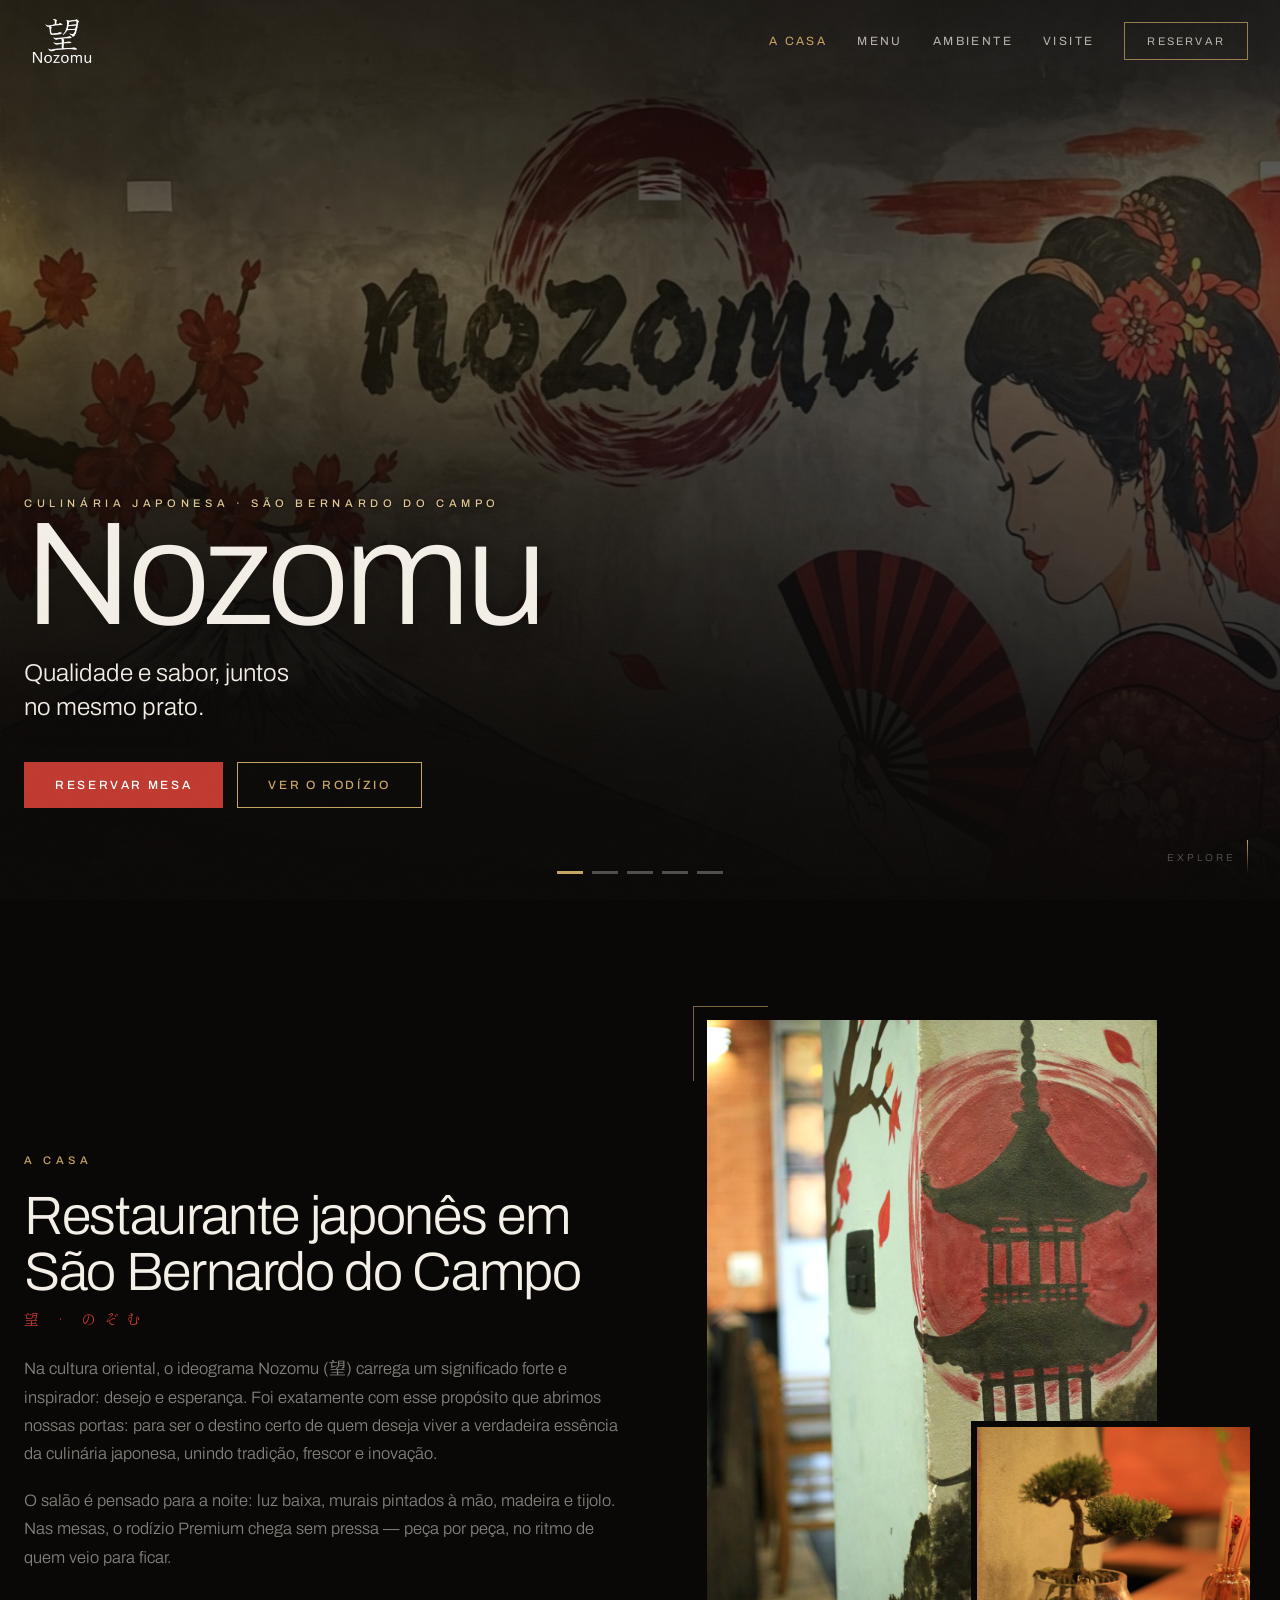
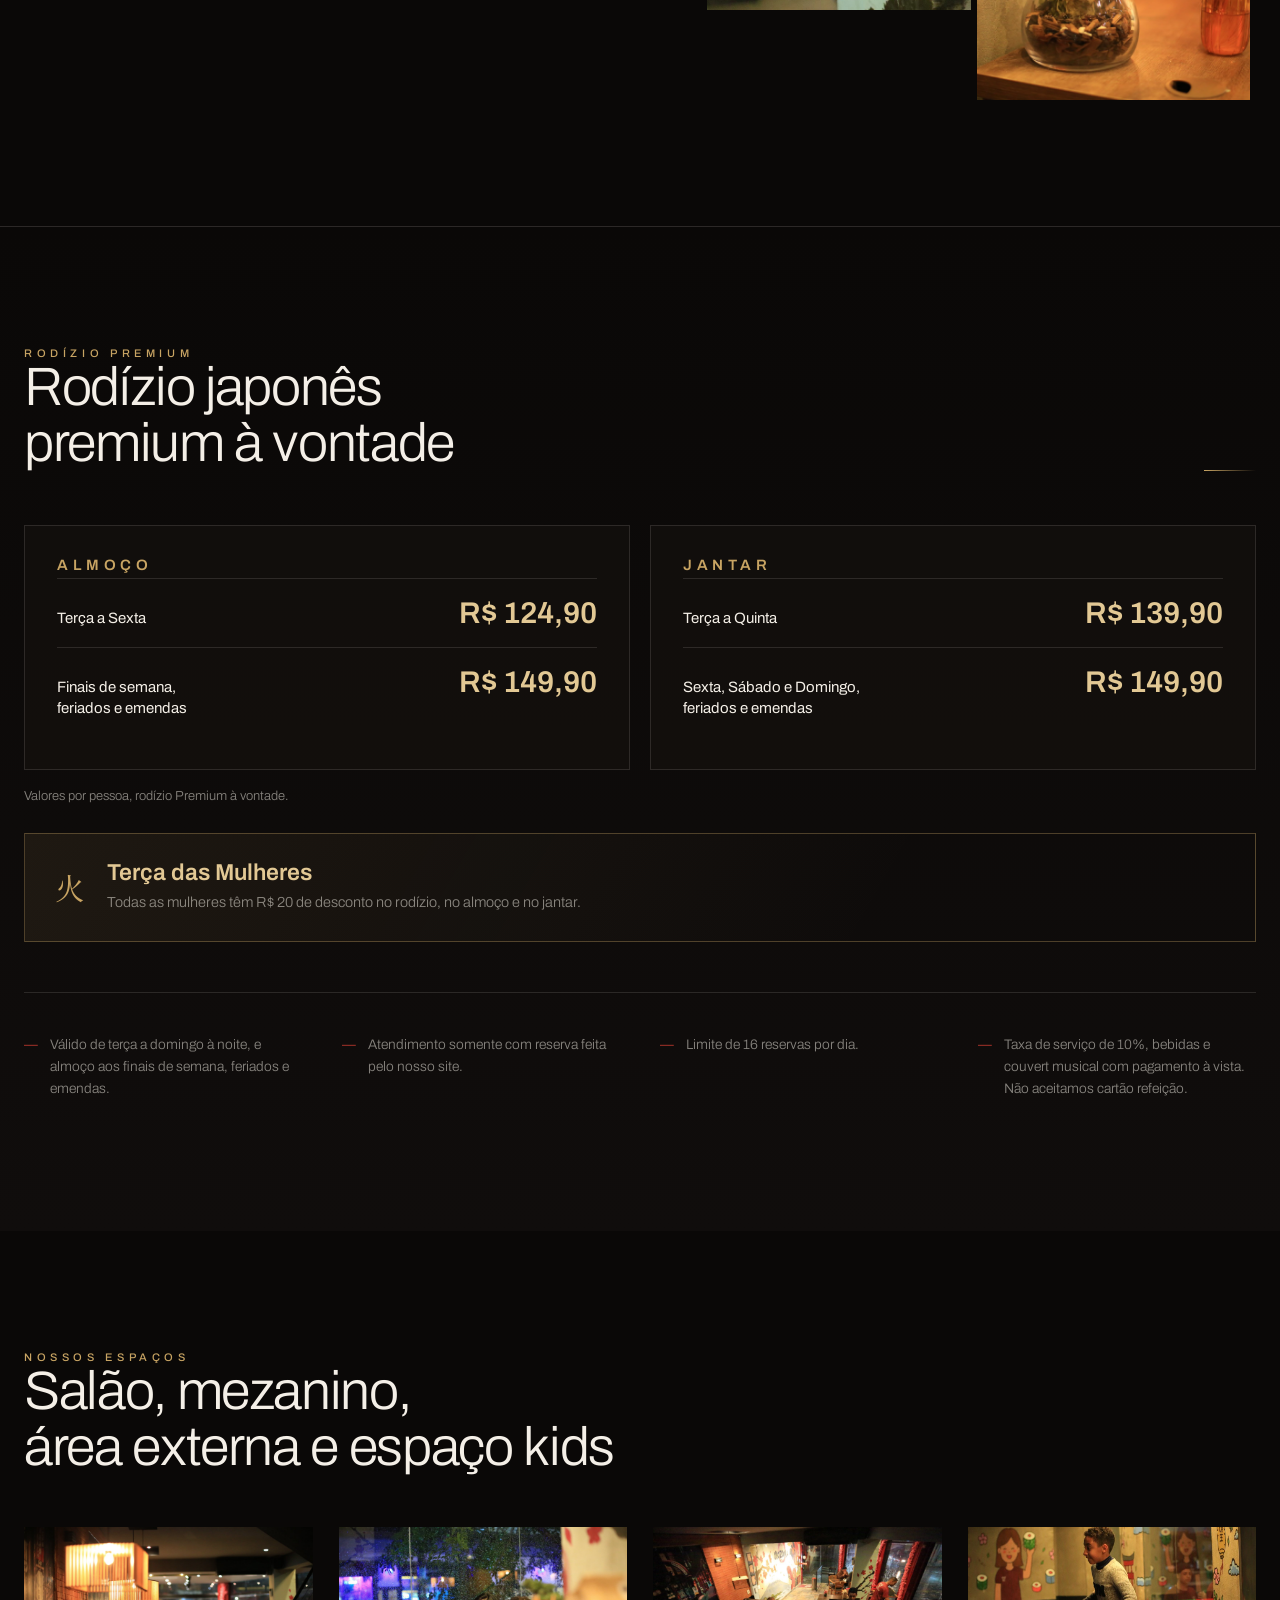
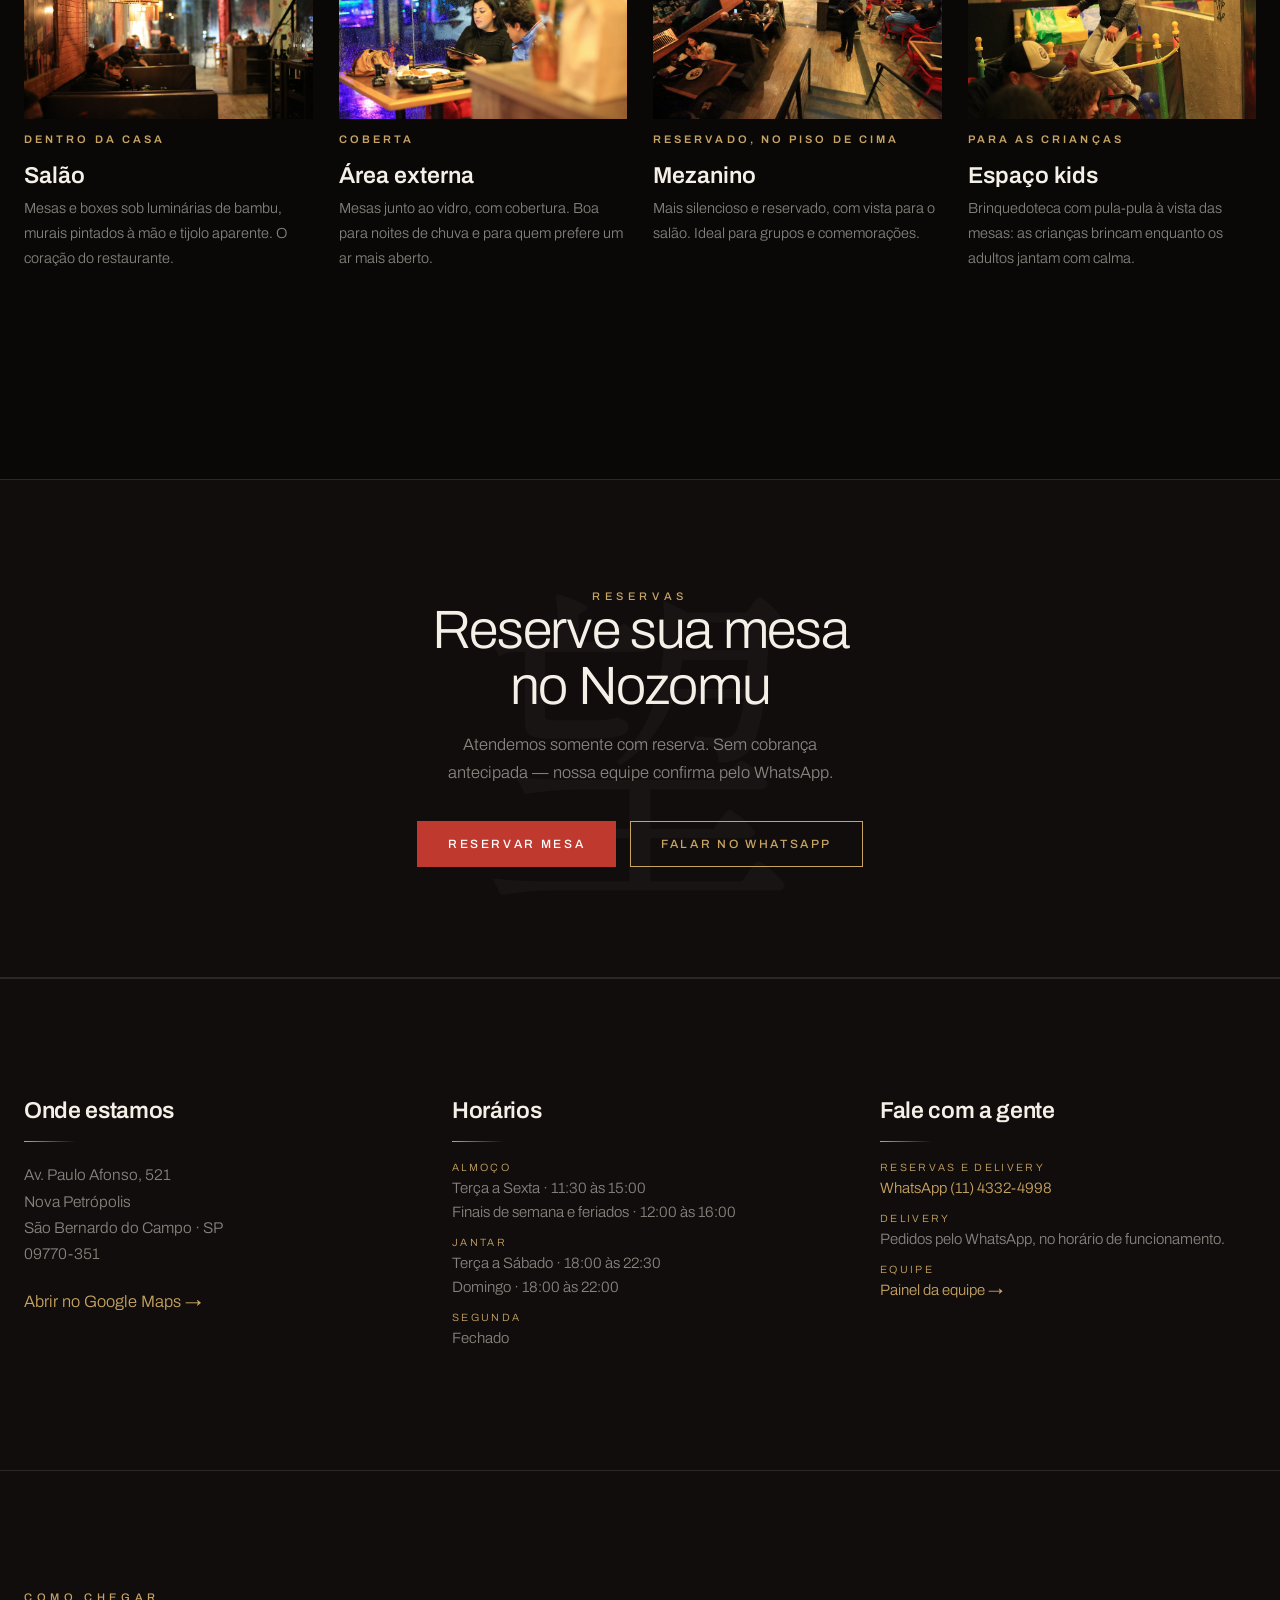
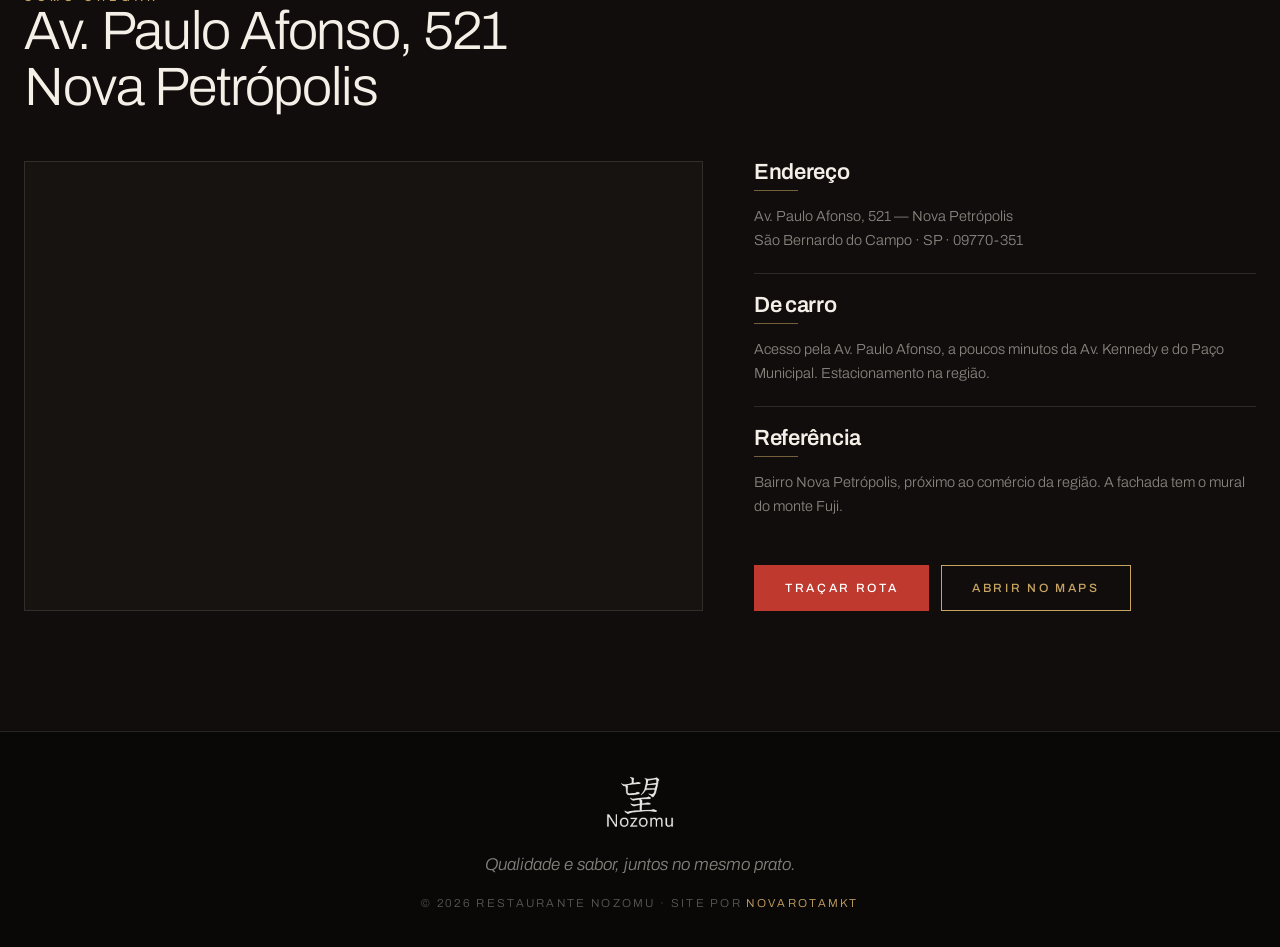
<file: index.html>
<!DOCTYPE html>
<html lang="pt-BR">
<head>
<meta charset="utf-8">
<meta name="viewport" content="width=device-width, initial-scale=1">
<title>Nozomu · Restaurante Japonês e Rodízio Premium em São Bernardo do Campo</title>
<template id="__bundler_thumbnail"><svg xmlns="http://www.w3.org/2000/svg" viewBox="0 0 120 120"><rect width="120" height="120" fill="#0a0807"/><circle cx="60" cy="52" r="26" fill="none" stroke="#c0392f" stroke-width="5"/><text x="60" y="62" font-family="serif" font-size="26" fill="#f4efe7" text-anchor="middle">望</text><text x="60" y="96" font-family="serif" font-size="13" fill="#c8a463" text-anchor="middle" letter-spacing="2">NOZOMU</text></svg></template>
<meta name="description" content="Restaurante japonês em São Bernardo do Campo. Rodízio premium à vontade com sushi, sashimi, temaki e pratos quentes, a partir de R$ 124,90. Atendimento somente com reserva — reserve pelo site.">
<meta name="keywords" content="restaurante japonês São Bernardo do Campo, rodízio japonês SBC, rodízio de sushi São Bernardo, comida japonesa São Bernardo do Campo, sushi Nova Petrópolis, temaki SBC, restaurante japonês ABC, rodízio premium, Nozomu">
<meta name="robots" content="index,follow,max-image-preview:large">
<meta name="author" content="Restaurante Nozomu">
<meta name="geo.region" content="BR-SP">
<meta name="geo.placename" content="São Bernardo do Campo">
<link rel="canonical" href="https://www.nozomu.com.br/">
<meta property="og:type" content="restaurant">
<meta property="og:site_name" content="Restaurante Nozomu">
<meta property="og:locale" content="pt_BR">
<meta property="og:title" content="Nozomu · Restaurante Japonês e Rodízio Premium em São Bernardo do Campo">
<meta property="og:description" content="Restaurante japonês em São Bernardo do Campo. Rodízio premium à vontade com sushi, sashimi, temaki e pratos quentes, a partir de R$ 124,90. Atendimento somente com reserva — reserve pelo site.">
<meta property="og:url" content="https://www.nozomu.com.br/">
<meta property="og:image" content="https://www.nozomu.com.br/assets/mural-hero-2.jpg">
<meta name="twitter:card" content="summary_large_image">
<meta name="twitter:title" content="Nozomu · Restaurante Japonês e Rodízio Premium em São Bernardo do Campo">
<meta name="twitter:description" content="Restaurante japonês em São Bernardo do Campo. Rodízio premium à vontade com sushi, sashimi, temaki e pratos quentes, a partir de R$ 124,90. Atendimento somente com reserva — reserve pelo site.">
<meta name="twitter:image" content="https://www.nozomu.com.br/assets/mural-hero-2.jpg">
<link rel="icon" type="image/png" sizes="32x32" href="assets/favicon-32.png">
<link rel="icon" type="image/png" sizes="512x512" href="assets/favicon-512.png">
<link rel="apple-touch-icon" sizes="180x180" href="assets/favicon-180.png">
<meta name="theme-color" content="#0a0807">
<script type="application/ld+json">{"@context":"https://schema.org","@type":"Restaurant","@id":"https://www.nozomu.com.br/#restaurante","name":"Nozomu","alternateName":"Restaurante Nozomu","description":"Restaurante japonês em São Bernardo do Campo com rodízio premium à vontade: sushi, sashimi, niguiri, temaki, enrolados e pratos quentes. Atendimento somente com reserva.","url":"https://www.nozomu.com.br/","image":"https://www.nozomu.com.br/assets/mural-hero-2.jpg","logo":"https://www.nozomu.com.br/assets/logo-white.png","servesCuisine":["Japonesa","Sushi","Oriental"],"priceRange":"R$124,90–R$149,90","paymentAccepted":"Dinheiro, PIX, cartão de crédito e débito","currenciesAccepted":"BRL","telephone":"+551143324998","address":{"@type":"PostalAddress","streetAddress":"Av. Paulo Afonso, 521","addressLocality":"São Bernardo do Campo","addressRegion":"SP","postalCode":"09770-351","addressCountry":"BR","name":"Nova Petrópolis"},"hasMap":"https://www.google.com/maps/search/?api=1&query=Restaurante+Nozomu+Av.+Paulo+Afonso+521+S%C3%A3o+Bernardo+do+Campo","areaServed":[{"@type":"City","name":"São Bernardo do Campo"},{"@type":"City","name":"Santo André"},{"@type":"City","name":"Diadema"},{"@type":"City","name":"São Caetano do Sul"}],"acceptsReservations":"https://www.nozomu.com.br/reservas.html","openingHoursSpecification":[{"@type":"OpeningHoursSpecification","dayOfWeek":["Tuesday","Wednesday","Thursday","Friday"],"opens":"11:30","closes":"15:00"},{"@type":"OpeningHoursSpecification","dayOfWeek":["Saturday","Sunday"],"opens":"12:00","closes":"16:00"},{"@type":"OpeningHoursSpecification","dayOfWeek":["Tuesday","Wednesday","Thursday","Friday","Saturday"],"opens":"18:00","closes":"22:30"},{"@type":"OpeningHoursSpecification","dayOfWeek":"Sunday","opens":"18:00","closes":"22:00"}],"hasMenu":"https://www.nozomu.com.br/menu.html","amenityFeature":[{"@type":"LocationFeatureSpecification","name":"Espaço kids","value":true},{"@type":"LocationFeatureSpecification","name":"Música ao vivo","value":true},{"@type":"LocationFeatureSpecification","name":"Área externa coberta","value":true},{"@type":"LocationFeatureSpecification","name":"Mezanino reservado","value":true}],"makesOffer":[{"@type":"Offer","name":"Rodízio Premium — almoço de terça a sexta","price":"124.90","priceCurrency":"BRL"},{"@type":"Offer","name":"Rodízio Premium — jantar de terça a quinta","price":"139.90","priceCurrency":"BRL"},{"@type":"Offer","name":"Rodízio Premium — jantar de sexta a domingo, feriados e emendas","price":"149.90","priceCurrency":"BRL"}]}</script>
<link rel="preconnect" href="https://fonts.googleapis.com">
<link rel="preconnect" href="https://fonts.gstatic.com" crossorigin>
<link href="https://fonts.googleapis.com/css2?family=Archivo:wght@300;400;500;600&family=Shippori+Mincho:wght@400;600&display=swap" rel="stylesheet">
<link rel="stylesheet" href="assets/site.css">
</head>
<body>
<div class="grain"></div>
<nav class="nav" id="nav">
  <a href="index.html"><img src="assets/logo-white.png" alt="Nozomu"></a>
  <button class="burger" id="burger" type="button" aria-label="Abrir menu" aria-expanded="false" aria-controls="nav-links"><i></i><i></i><i></i></button>
  <div class="nav-links" id="nav-links">
    <a href="index.html" style="color:var(--gold);opacity:1">A casa</a>
    <a href="menu.html">Menu</a>
    <a href="ambiente.html">Ambiente</a>
    <a href="index.html#chegar">Visite</a>
    <a href="reservas.html" class="btn sm">Reservar</a>
  </div>
</nav>
<header class="hero">
  <div class="hero-bg"><img class="slide on" src="assets/mural-hero-2.jpg" alt="Mural pintado à mão com o monte Fuji, cerejeiras e a caligrafia Nozomu"><img class="slide" src="assets/salao-1.jpg" alt="Salão do restaurante" loading="lazy"><img class="slide" src="assets/mural-close.jpg" alt="Detalhe do mural" loading="lazy"><img class="slide" src="assets/entrada.jpg" alt="Entrada do Nozomu" loading="lazy"><img class="slide" src="assets/salao-3.jpg" alt="Mesas do salão" loading="lazy"></div>
  <div class="hero-dots" id="hero-dots"></div>
  <div class="hero-in">
    <div class="wrap">
      <div class="eyebrow rv d1">Culinária japonesa · São Bernardo do Campo</div>
      <h1 class="rv d2">Nozomu</h1>
      <p class="sub rv d3">Qualidade e sabor, juntos no mesmo prato.</p>
      <div class="ctas rv d4">
        <a href="reservas.html" class="btn fill">Reservar mesa</a>
        <a href="#rodizio" class="btn">Ver o rodízio</a>
      </div>
    </div>
  </div>
  <div class="scroll-hint">Explore<i></i></div>
</header>
<section class="sec sobre" id="sobre">
  <div class="wrap sobre-grid">
    <div>
      <div class="eyebrow rv">A casa</div>
      <h2 class="rv d1">Restaurante japonês em<br>São Bernardo do Campo</h2>
      <div class="jp rv d1">望 · のぞむ</div>
      <p class="rv d2">Na cultura oriental, o ideograma Nozomu (望) carrega um significado forte e inspirador: desejo e esperança. Foi exatamente com esse propósito que abrimos nossas portas: para ser o destino certo de quem deseja viver a verdadeira essência da culinária japonesa, unindo tradição, frescor e inovação.</p>
      <p class="rv d3">O salão é pensado para a noite: luz baixa, murais pintados à mão, madeira e tijolo. Nas mesas, o rodízio Premium chega sem pressa — peça por peça, no ritmo de quem veio para ficar.</p>
    </div>
    <div class="imgstack rv d2">
      <img loading="lazy" decoding="async" class="a" src="assets/pagode.jpg" alt="Pagode pintado na coluna do salão">
      <img loading="lazy" decoding="async" class="b" src="assets/bonsai.jpg" alt="Bonsai na entrada do restaurante">
    </div>
  </div>
</section>
<section class="sec rodizio" id="rodizio">
  <div class="wrap">
    <div class="rod-head">
      <div>
        <div class="eyebrow rv">Rodízio Premium</div>
        <h2 class="rv d1">Rodízio japonês<br>premium à vontade</h2>
      </div>
      <div class="rule rv d2"></div>
    </div>
    <div class="pcards">
      <div class="pcard rv">
        <h3>Almoço</h3>
        <div class="prow"><span class="d">Terça a Sexta</span><span class="v">R$ 124,90</span></div>
        <div class="prow"><span class="d">Finais de semana,<br>feriados e emendas</span><span class="v">R$ 149,90</span></div>
      </div>
      <div class="pcard rv d1">
        <h3>Jantar</h3>
        <div class="prow"><span class="d">Terça a Quinta</span><span class="v">R$ 139,90</span></div>
        <div class="prow"><span class="d">Sexta, Sábado e Domingo,<br>feriados e emendas</span><span class="v">R$ 149,90</span></div>
      </div>
    </div>
    <div class="pfoot rv d1">Valores por pessoa, rodízio Premium à vontade.</div>
    <div class="promo rv d2">
      <span class="k">火</span>
      <div><b>Terça das Mulheres</b><p>Todas as mulheres têm R$ 20 de desconto no rodízio, no almoço e no jantar.</p></div>
    </div>
    <ul class="notes rv d3">
      <li><i>—</i>Válido de terça a domingo à noite, e almoço aos finais de semana, feriados e emendas.</li>
      <li><i>—</i>Atendimento somente com reserva feita pelo nosso site.</li>
      <li><i>—</i>Limite de 16 reservas por dia.</li>
      <li><i>—</i>Taxa de serviço de 10%, bebidas e couvert musical com pagamento à vista. Não aceitamos cartão refeição.</li>
    </ul>
  </div>
</section>
<section class="sec espacos">
  <div class="wrap">
    <div class="eyebrow rv">Nossos espaços</div>
    <h2 class="rv d1">Salão, mezanino,<br>área externa e espaço kids</h2>
    <div class="egrid">
      <div class="ecard rv"><figure><img loading="lazy" decoding="async" src="assets/casa/salao-mesas.jpg" alt="Salão do restaurante japonês Nozomu em São Bernardo do Campo"></figure><span>Dentro da casa</span><b>Salão</b><p>Mesas e boxes sob luminárias de bambu, murais pintados à mão e tijolo aparente. O coração do restaurante.</p></div>
      <div class="ecard rv d1"><figure><img loading="lazy" decoding="async" src="assets/casa/mesa-janela.jpg" alt="Área externa do Nozomu"></figure><span>Coberta</span><b>Área externa</b><p>Mesas junto ao vidro, com cobertura. Boa para noites de chuva e para quem prefere um ar mais aberto.</p></div>
      <div class="ecard rv d2"><figure><img loading="lazy" decoding="async" src="assets/casa/salao-vista.jpg" alt="Mezanino do Nozomu"></figure><span>Reservado, no piso de cima</span><b>Mezanino</b><p>Mais silencioso e reservado, com vista para o salão. Ideal para grupos e comemorações.</p></div>
      <div class="ecard rv"><figure><img loading="lazy" decoding="async" src="assets/casa/kids-1.jpg" alt="Espaço kids do Nozomu"></figure><span>Para as crianças</span><b>Espaço kids</b><p>Brinquedoteca com pula-pula à vista das mesas: as crianças brincam enquanto os adultos jantam com calma.</p></div>
    </div>
    <div style="margin-top:42px"><a href="ambiente.html" class="btn rv">Ver o ambiente</a></div>
  </div>
</section>

<section class="cta">
  <div class="wrap">
    <div class="eyebrow rv">Reservas</div>
    <h2 class="rv d1">Reserve sua mesa<br>no Nozomu</h2>
    <p class="rv d2">Atendemos somente com reserva. Sem cobrança antecipada — nossa equipe confirma pelo WhatsApp.</p>
    <div class="ctas rv d3"><a href="reservas.html" class="btn fill">Reservar mesa</a><a href="https://wa.me/551143324998" target="_blank" rel="noopener" class="btn">Falar no WhatsApp</a></div>
  </div>
</section>

<section class="sec local" id="local">
  <div class="wrap local-grid">
    <div class="rv">
      <h3>Onde estamos</h3>
      <div class="rule"></div>
      <address>Av. Paulo Afonso, 521<br>Nova Petrópolis<br>São Bernardo do Campo · SP<br>09770-351</address>
      <p style="margin-top:20px"><a href="https://www.google.com/maps/search/?api=1&query=Av.+Paulo+Afonso%2C+521+-+Nova+Petr%C3%B3polis%2C+S%C3%A3o+Bernardo+do+Campo+-+SP%2C+09770-351" target="_blank" rel="noopener">Abrir no Google Maps →</a></p>
    </div>
    <div class="rv d1">
      <h3>Horários</h3>
      <div class="rule"></div>
      <dl>
        <div><dt>Almoço</dt><dd>Terça a Sexta · 11:30 às 15:00<br>Finais de semana e feriados · 12:00 às 16:00</dd></div>
        <div><dt>Jantar</dt><dd>Terça a Sábado · 18:00 às 22:30<br>Domingo · 18:00 às 22:00</dd></div>
        <div><dt>Segunda</dt><dd>Fechado</dd></div>
      </dl>
    </div>
    <div class="rv d2">
      <h3>Fale com a gente</h3>
      <div class="rule"></div>
      <dl>
        <div><dt>Reservas e delivery</dt><dd><a href="https://wa.me/551143324998" target="_blank" rel="noopener">WhatsApp (11) 4332-4998</a></dd></div>
        <div><dt>Delivery</dt><dd>Pedidos pelo WhatsApp, no horário de funcionamento.</dd></div>
        <div><dt>Equipe</dt><dd><a href="reservas.html">Painel da equipe →</a></dd></div>
      </dl>
    </div>
  </div>
</section>

<section class="sec chegar" id="chegar">
  <div class="wrap">
    <div class="eyebrow rv">Como chegar</div>
    <h2 class="rv d1">Av. Paulo Afonso, 521<br>Nova Petrópolis</h2>
    <div class="chegar-grid">
      <div class="mapbox rv d1">
        <iframe title="Mapa do Restaurante Nozomu" loading="lazy" referrerpolicy="no-referrer-when-downgrade" allowfullscreen src="https://maps.google.com/maps?q=Restaurante%20Nozomu%2C%20Av.%20Paulo%20Afonso%2C%20521%20-%20Nova%20Petr%C3%B3polis%2C%20S%C3%A3o%20Bernardo%20do%20Campo%20-%20SP%2C%2009770-351&z=16&output=embed"></iframe>
      </div>
      <div class="chegar-info rv d2">
        <div class="chegar-item">
          <h3>Endereço</h3>
          <div class="rule"></div>
          <p>Av. Paulo Afonso, 521 — Nova Petrópolis<br>São Bernardo do Campo · SP · 09770-351</p>
        </div>
        <div class="chegar-item">
          <h3>De carro</h3>
          <div class="rule"></div>
          <p>Acesso pela Av. Paulo Afonso, a poucos minutos da Av. Kennedy e do Paço Municipal. Estacionamento na região.</p>
        </div>
        <div class="chegar-item">
          <h3>Referência</h3>
          <div class="rule"></div>
          <p>Bairro Nova Petrópolis, próximo ao comércio da região. A fachada tem o mural do monte Fuji.</p>
        </div>
        <div class="chegar-actions">
          <a class="btn fill" target="_blank" rel="noopener" href="https://www.google.com/maps/dir/?api=1&destination=Restaurante%20Nozomu%2C%20Av.%20Paulo%20Afonso%2C%20521%20-%20Nova%20Petr%C3%B3polis%2C%20S%C3%A3o%20Bernardo%20do%20Campo%20-%20SP%2C%2009770-351">Traçar rota</a>
          <a class="btn" target="_blank" rel="noopener" href="https://www.google.com/maps/search/?api=1&query=Restaurante%20Nozomu%2C%20Av.%20Paulo%20Afonso%2C%20521%20-%20Nova%20Petr%C3%B3polis%2C%20S%C3%A3o%20Bernardo%20do%20Campo%20-%20SP%2C%2009770-351">Abrir no Maps</a>
        </div>
      </div>
    </div>
  </div>
</section>
<footer>
  <div class="wrap">
    <img src="assets/logo-white.png" alt="Nozomu">
    <p style="font-family:var(--serif);font-style:italic;font-size:17px;color:var(--muted)">Qualidade e sabor, juntos no mesmo prato.</p>
    <small>© <span id="yr"></span> Restaurante Nozomu · Site por <a class="mkt" href="https://agencianovarota.com.br" target="_blank" rel="noopener">NovaRotaMkt</a></small>
  </div>
</footer>
<script src="assets/site.js"></script>
</body>
</html>
</file>
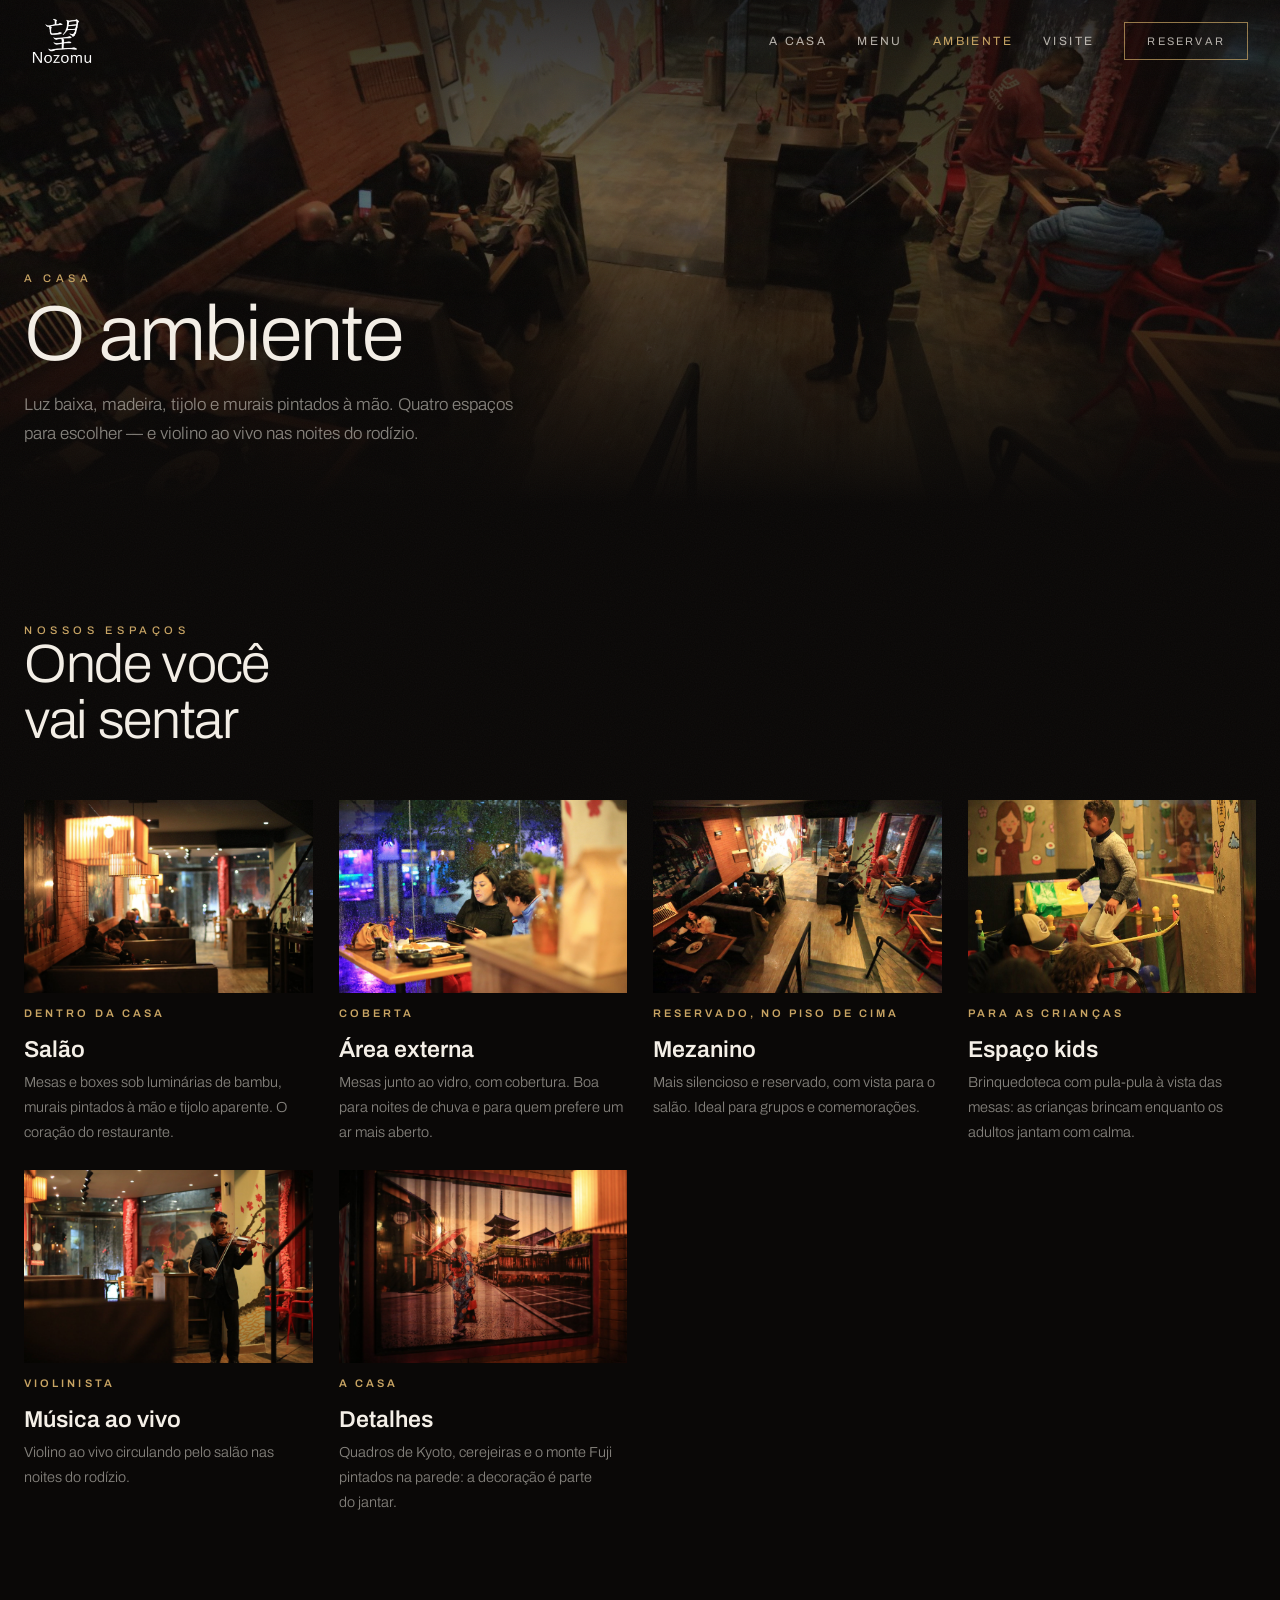
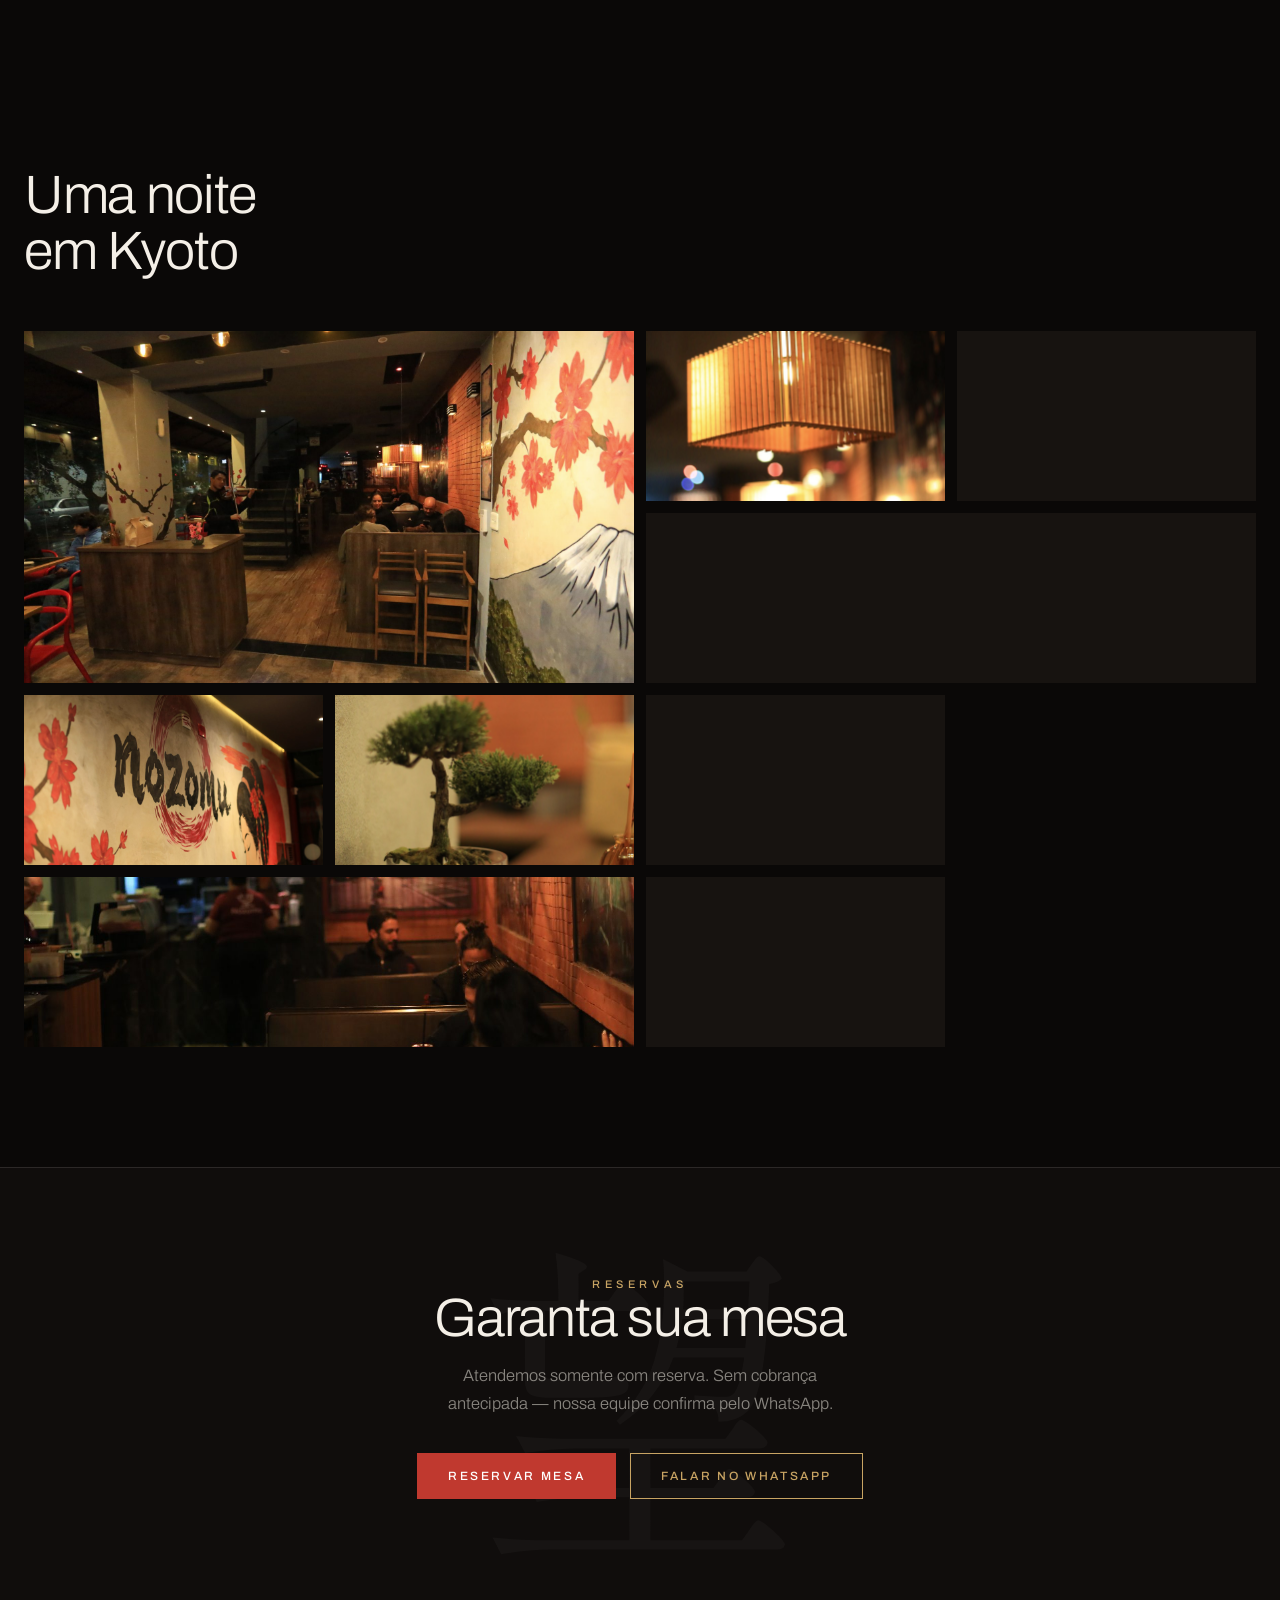
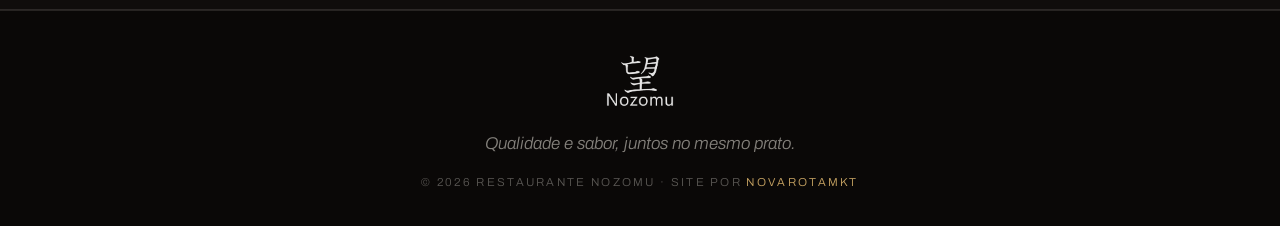
<file: ambiente.html>
<!DOCTYPE html>
<html lang="pt-BR">
<head>
<meta charset="utf-8">
<meta name="viewport" content="width=device-width, initial-scale=1">
<title>Ambiente e Espaços · Salão, Mezanino e Espaço Kids · Nozomu SBC</title>
<template id="__bundler_thumbnail"><svg xmlns="http://www.w3.org/2000/svg" viewBox="0 0 120 120"><rect width="120" height="120" fill="#0a0807"/><circle cx="60" cy="52" r="26" fill="none" stroke="#c0392f" stroke-width="5"/><text x="60" y="62" font-family="serif" font-size="26" fill="#f4efe7" text-anchor="middle">望</text><text x="60" y="96" font-family="serif" font-size="13" fill="#c8a463" text-anchor="middle" letter-spacing="2">NOZOMU</text></svg></template>
<meta name="description" content="Salão climatizado, área externa coberta, mezanino reservado para grupos, espaço kids e violino ao vivo. Conheça o ambiente do restaurante japonês Nozomu em São Bernardo do Campo.">
<meta name="keywords" content="restaurante japonês São Bernardo do Campo, rodízio japonês SBC, rodízio de sushi São Bernardo, comida japonesa São Bernardo do Campo, sushi Nova Petrópolis, temaki SBC, restaurante japonês ABC, rodízio premium, Nozomu">
<meta name="robots" content="index,follow,max-image-preview:large">
<meta name="author" content="Restaurante Nozomu">
<meta name="geo.region" content="BR-SP">
<meta name="geo.placename" content="São Bernardo do Campo">
<link rel="canonical" href="https://www.nozomu.com.br/ambiente.html">
<meta property="og:type" content="restaurant">
<meta property="og:site_name" content="Restaurante Nozomu">
<meta property="og:locale" content="pt_BR">
<meta property="og:title" content="Ambiente e Espaços · Salão, Mezanino e Espaço Kids · Nozomu SBC">
<meta property="og:description" content="Salão climatizado, área externa coberta, mezanino reservado para grupos, espaço kids e violino ao vivo. Conheça o ambiente do restaurante japonês Nozomu em São Bernardo do Campo.">
<meta property="og:url" content="https://www.nozomu.com.br/ambiente.html">
<meta property="og:image" content="https://www.nozomu.com.br/assets/mural-hero-2.jpg">
<meta name="twitter:card" content="summary_large_image">
<meta name="twitter:title" content="Ambiente e Espaços · Salão, Mezanino e Espaço Kids · Nozomu SBC">
<meta name="twitter:description" content="Salão climatizado, área externa coberta, mezanino reservado para grupos, espaço kids e violino ao vivo. Conheça o ambiente do restaurante japonês Nozomu em São Bernardo do Campo.">
<meta name="twitter:image" content="https://www.nozomu.com.br/assets/mural-hero-2.jpg">
<link rel="icon" type="image/png" sizes="32x32" href="assets/favicon-32.png">
<link rel="icon" type="image/png" sizes="512x512" href="assets/favicon-512.png">
<link rel="apple-touch-icon" sizes="180x180" href="assets/favicon-180.png">
<meta name="theme-color" content="#0a0807">

<link rel="preconnect" href="https://fonts.googleapis.com">
<link rel="preconnect" href="https://fonts.gstatic.com" crossorigin>
<link href="https://fonts.googleapis.com/css2?family=Archivo:wght@300;400;500;600&family=Shippori+Mincho:wght@400;600&display=swap" rel="stylesheet">
<link rel="stylesheet" href="assets/site.css">
</head>
<body>
<div class="grain"></div>
<nav class="nav" id="nav">
  <a href="index.html"><img src="assets/logo-white.png" alt="Nozomu"></a>
  <button class="burger" id="burger" type="button" aria-label="Abrir menu" aria-expanded="false" aria-controls="nav-links"><i></i><i></i><i></i></button>
  <div class="nav-links" id="nav-links">
    <a href="index.html">A casa</a>
    <a href="menu.html">Menu</a>
    <a href="ambiente.html" style="color:var(--gold);opacity:1">Ambiente</a>
    <a href="index.html#local">Visite</a>
    <a href="reservas.html" class="btn sm">Reservar</a>
  </div>
</nav>
<header class="phead">
  <div class="phead-bg"><img src="assets/casa/salao-vista.jpg" alt=""></div>
  <div class="wrap">
    <div class="eyebrow rv">A casa</div>
    <h1 class="rv d1">O ambiente</h1>
    <p class="rv d2">Luz baixa, madeira, tijolo e murais pintados à mão. Quatro espaços para escolher — e violino ao vivo nas noites do rodízio.</p>
  </div>
</header>
<section class="sec espacos" id="espacos">
  <div class="wrap">
    <div class="eyebrow rv">Nossos espaços</div>
    <h2 class="rv d1">Onde você<br>vai sentar</h2>
    <div class="egrid">
      <div class="ecard rv"><figure><img loading="lazy" decoding="async" src="assets/casa/salao-mesas.jpg" alt="Salão do Nozomu"></figure><span>Dentro da casa</span><b>Salão</b><p>Mesas e boxes sob luminárias de bambu, murais pintados à mão e tijolo aparente. O coração do restaurante.</p></div>
      <div class="ecard rv d1"><figure><img loading="lazy" decoding="async" src="assets/casa/mesa-janela.jpg" alt="Área externa do Nozomu"></figure><span>Coberta</span><b>Área externa</b><p>Mesas junto ao vidro, com cobertura. Boa para noites de chuva e para quem prefere um ar mais aberto.</p></div>
      <div class="ecard rv d2"><figure><img loading="lazy" decoding="async" src="assets/casa/salao-vista.jpg" alt="Mezanino do Nozomu"></figure><span>Reservado, no piso de cima</span><b>Mezanino</b><p>Mais silencioso e reservado, com vista para o salão. Ideal para grupos e comemorações.</p></div>
      <div class="ecard rv"><figure><img loading="lazy" decoding="async" src="assets/casa/kids-1.jpg" alt="Espaço kids do Nozomu"></figure><span>Para as crianças</span><b>Espaço kids</b><p>Brinquedoteca com pula-pula à vista das mesas: as crianças brincam enquanto os adultos jantam com calma.</p></div>
      <div class="ecard rv d1"><figure><img loading="lazy" decoding="async" src="assets/casa/musica-violino.jpg" alt="Música ao vivo do Nozomu"></figure><span>Violinista</span><b>Música ao vivo</b><p>Violino ao vivo circulando pelo salão nas noites do rodízio.</p></div>
      <div class="ecard rv d2"><figure><img loading="lazy" decoding="async" src="assets/casa/quadro-kyoto.jpg" alt="Detalhes do Nozomu"></figure><span>A casa</span><b>Detalhes</b><p>Quadros de Kyoto, cerejeiras e o monte Fuji pintados na parede: a decoração é parte do jantar.</p></div>
    </div>
  </div>
</section>

<section class="sec galeria" id="galeria">
  <div class="wrap">
    <div class="eyebrow rv">O ambiente</div>
    <h2 class="rv d1">Uma noite<br>em Kyoto</h2>
    <div class="gal">
      <figure class="c2 t2 rv"><img loading="lazy" decoding="async" src="assets/entrada.jpg" alt="Entrada do restaurante com violinista ao vivo"></figure>
      <figure class="rv d1"><img loading="lazy" decoding="async" src="assets/luminaria.jpg" alt="Luminária de bambu"></figure>
      <figure class="rv d2"><img loading="lazy" decoding="async" src="assets/flor.jpg" alt="Arranjo de flores na mesa"></figure>
      <figure class="c2 rv d1"><img loading="lazy" decoding="async" src="assets/salao-2.jpg" alt="Mesas do salão sob luz âmbar"></figure>
      <figure class="rv d2"><img loading="lazy" decoding="async" src="assets/mural-logo.jpg" alt="Mural com a caligrafia Nozomu"></figure>
      <figure class="rv d3"><img loading="lazy" decoding="async" src="assets/bonsai-2.jpg" alt="Bonsai sobre o balcão"></figure>
      <figure class="rv d1"><img loading="lazy" decoding="async" src="assets/salao-1.jpg" alt="Vista do salão"></figure>
      <figure class="c2 rv d2"><img loading="lazy" decoding="async" src="assets/salao-3.jpg" alt="Mesas e balcão do restaurante"></figure>
      <figure class="rv d3"><img loading="lazy" decoding="async" src="assets/flor-2.jpg" alt="Detalhe de flor com o salão ao fundo"></figure>
    </div>
  </div>
</section>
<section class="cta">
  <div class="wrap">
    <div class="eyebrow rv">Reservas</div>
    <h2 class="rv d1">Garanta sua mesa</h2>
    <p class="rv d2">Atendemos somente com reserva. Sem cobrança antecipada — nossa equipe confirma pelo WhatsApp.</p>
    <div class="ctas rv d3"><a href="reservas.html" class="btn fill">Reservar mesa</a><a href="https://wa.me/551143324998" target="_blank" rel="noopener" class="btn">Falar no WhatsApp</a></div>
  </div>
</section>

<footer>
  <div class="wrap">
    <img src="assets/logo-white.png" alt="Nozomu">
    <p style="font-family:var(--serif);font-style:italic;font-size:17px;color:var(--muted)">Qualidade e sabor, juntos no mesmo prato.</p>
    <small>© <span id="yr"></span> Restaurante Nozomu · Site por <a class="mkt" href="https://agencianovarota.com.br" target="_blank" rel="noopener">NovaRotaMkt</a></small>
  </div>
</footer>
<script src="assets/site.js"></script>
</body>
</html>
</file>
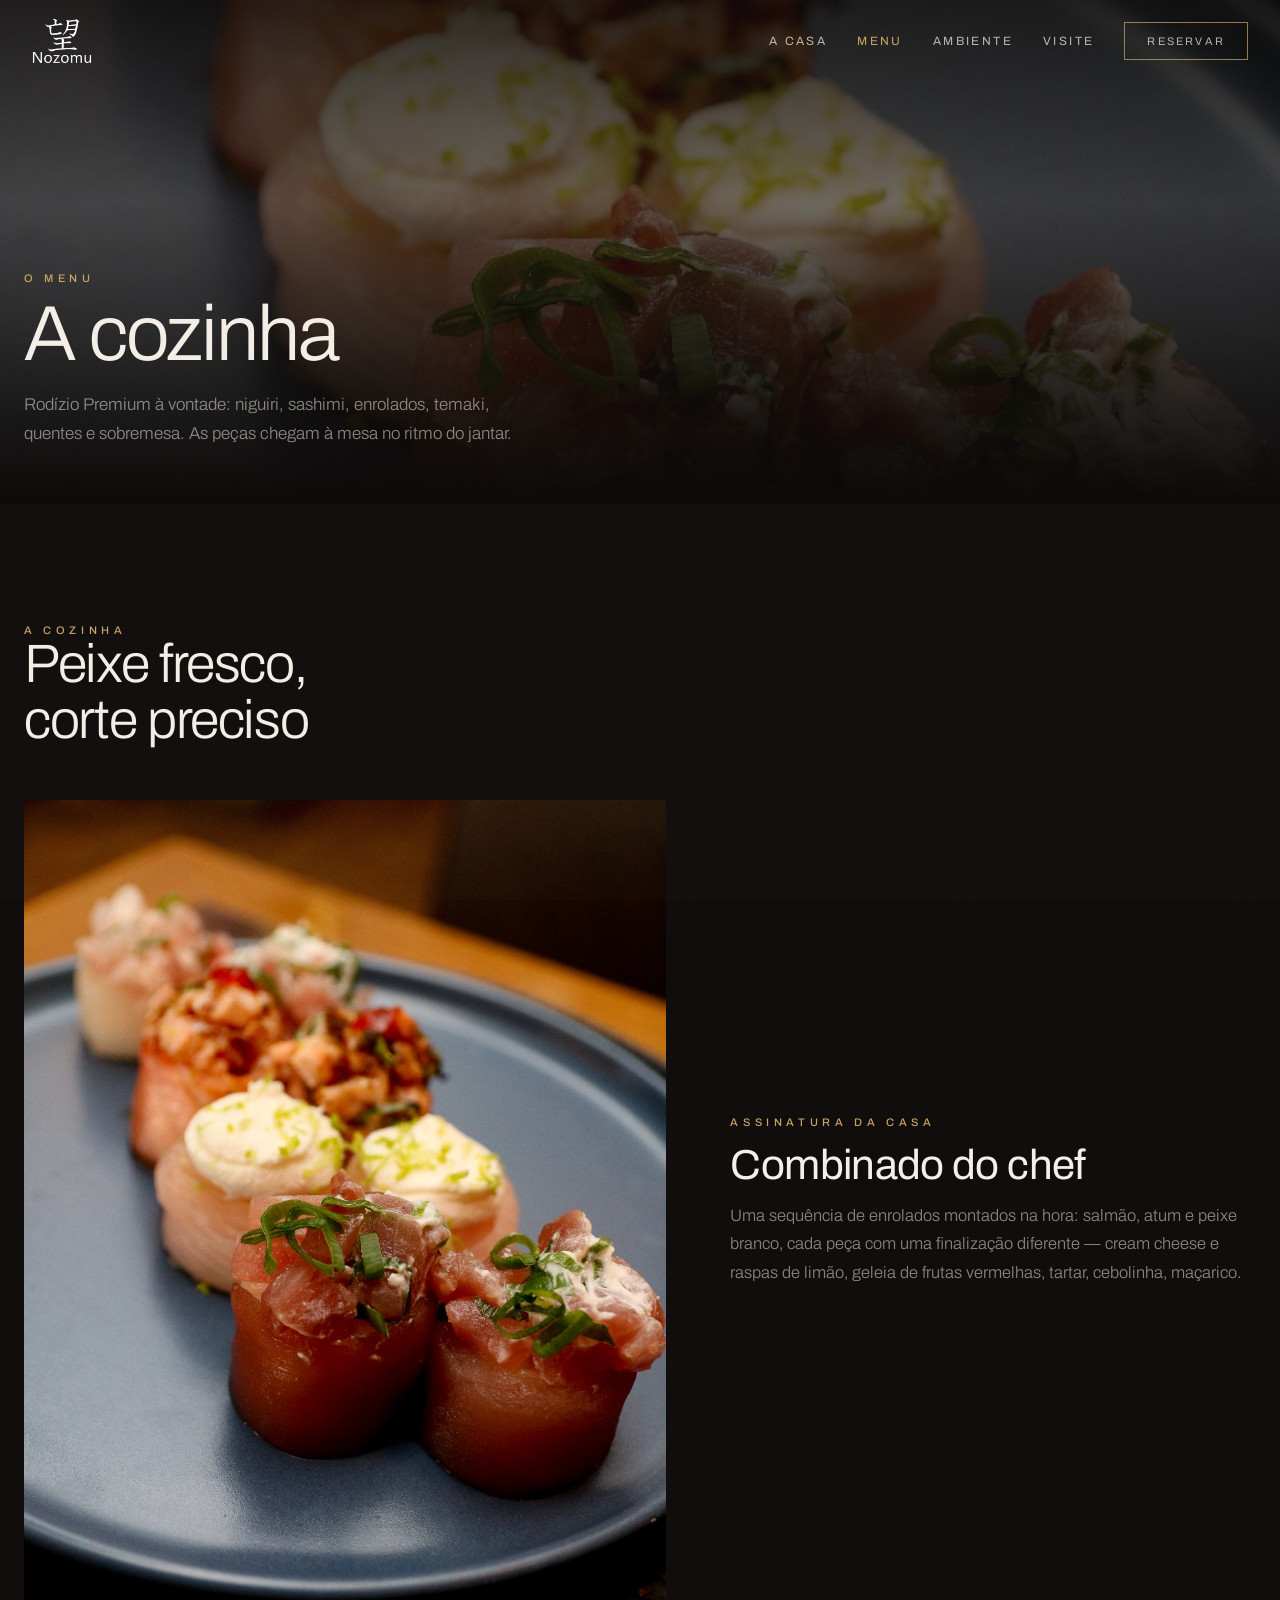
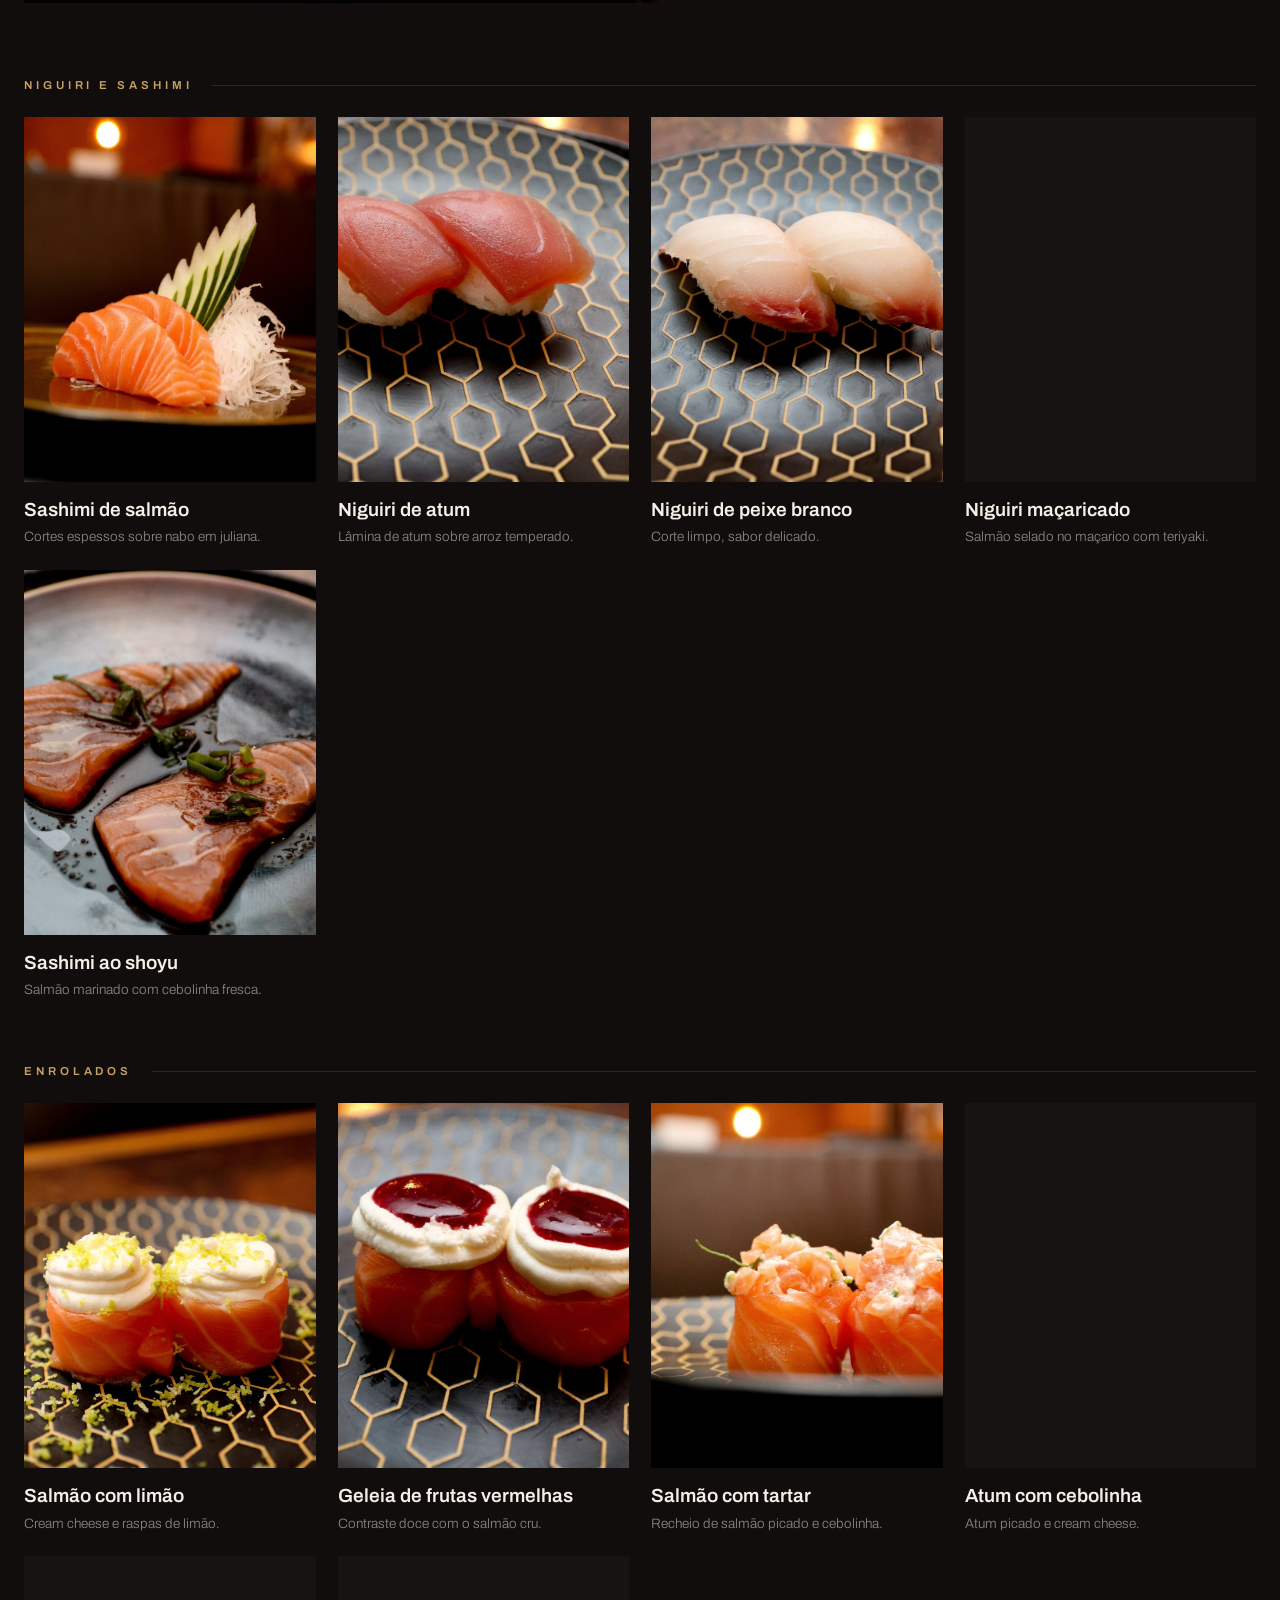
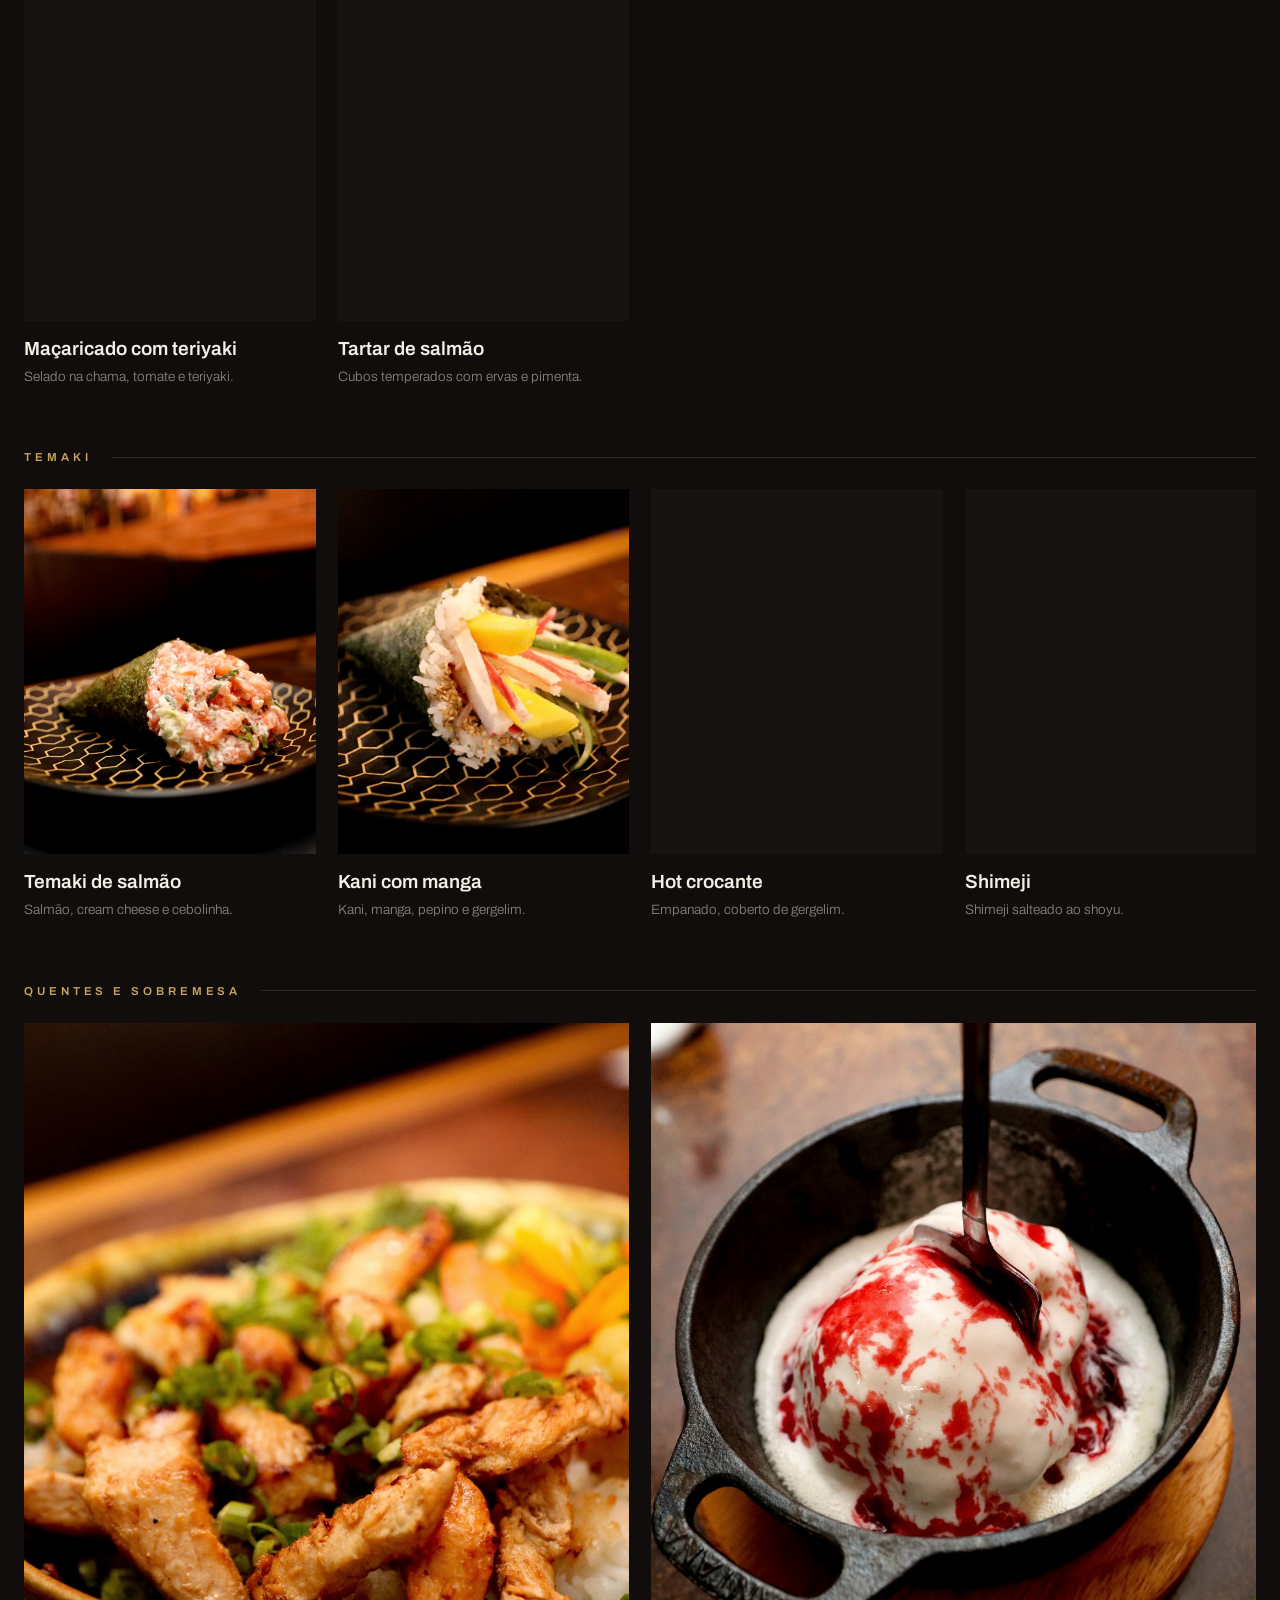
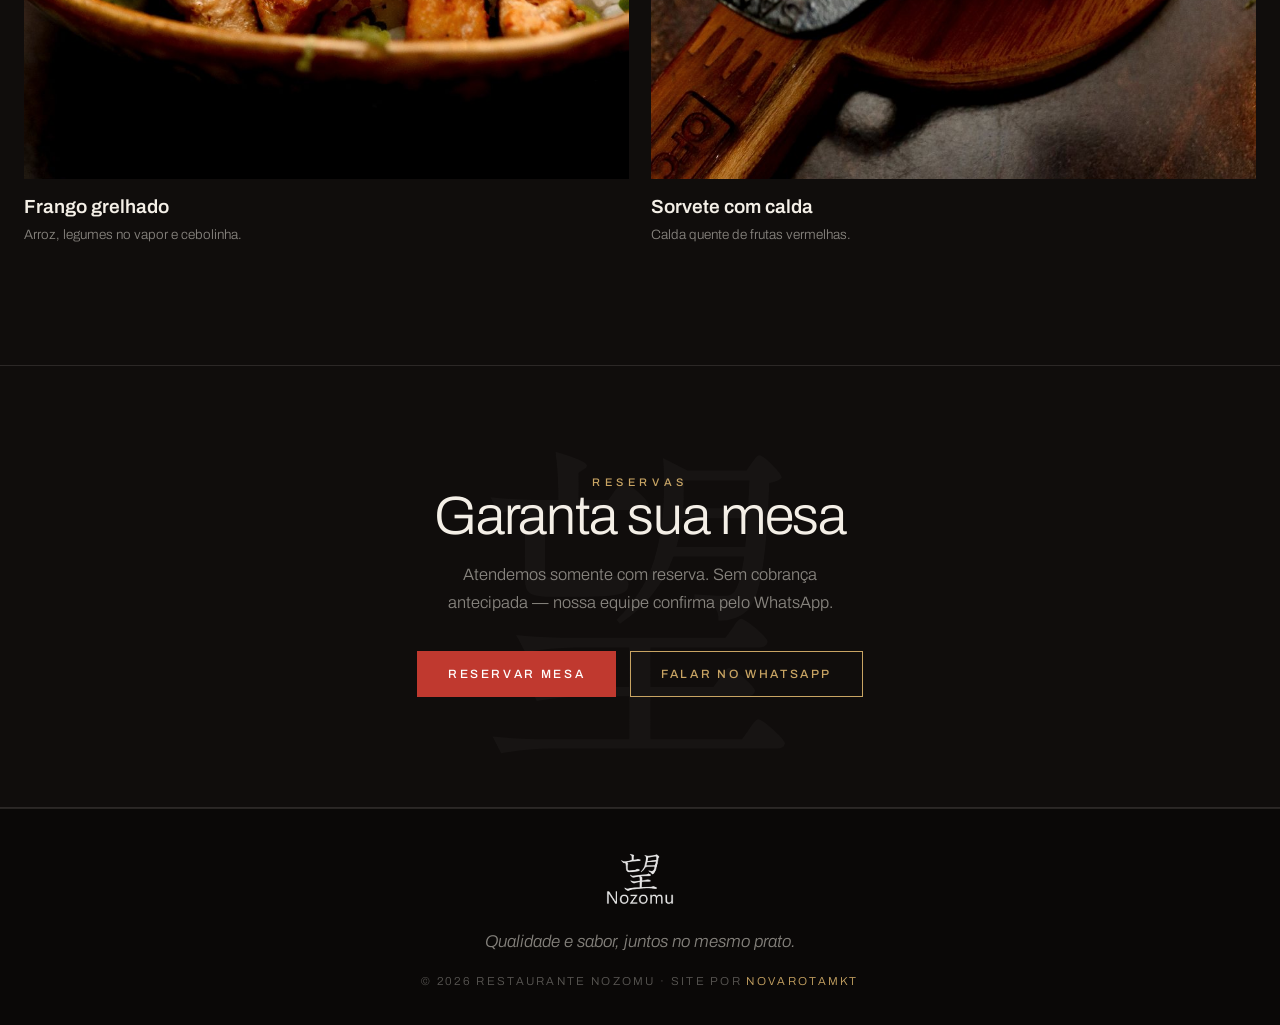
<file: menu.html>
<!DOCTYPE html>
<html lang="pt-BR">
<head>
<meta charset="utf-8">
<meta name="viewport" content="width=device-width, initial-scale=1">
<title>Menu do Rodízio Japonês · Sushi, Sashimi e Temaki · Nozomu SBC</title>
<template id="__bundler_thumbnail"><svg xmlns="http://www.w3.org/2000/svg" viewBox="0 0 120 120"><rect width="120" height="120" fill="#0a0807"/><circle cx="60" cy="52" r="26" fill="none" stroke="#c0392f" stroke-width="5"/><text x="60" y="62" font-family="serif" font-size="26" fill="#f4efe7" text-anchor="middle">望</text><text x="60" y="96" font-family="serif" font-size="13" fill="#c8a463" text-anchor="middle" letter-spacing="2">NOZOMU</text></svg></template>
<meta name="description" content="Conheça o menu do rodízio premium do Nozomu: niguiri de salmão e atum, sashimi, enrolados especiais, temaki, pratos quentes e sobremesa. Restaurante japonês em São Bernardo do Campo.">
<meta name="keywords" content="restaurante japonês São Bernardo do Campo, rodízio japonês SBC, rodízio de sushi São Bernardo, comida japonesa São Bernardo do Campo, sushi Nova Petrópolis, temaki SBC, restaurante japonês ABC, rodízio premium, Nozomu">
<meta name="robots" content="index,follow,max-image-preview:large">
<meta name="author" content="Restaurante Nozomu">
<meta name="geo.region" content="BR-SP">
<meta name="geo.placename" content="São Bernardo do Campo">
<link rel="canonical" href="https://www.nozomu.com.br/menu.html">
<meta property="og:type" content="restaurant">
<meta property="og:site_name" content="Restaurante Nozomu">
<meta property="og:locale" content="pt_BR">
<meta property="og:title" content="Menu do Rodízio Japonês · Sushi, Sashimi e Temaki · Nozomu SBC">
<meta property="og:description" content="Conheça o menu do rodízio premium do Nozomu: niguiri de salmão e atum, sashimi, enrolados especiais, temaki, pratos quentes e sobremesa. Restaurante japonês em São Bernardo do Campo.">
<meta property="og:url" content="https://www.nozomu.com.br/menu.html">
<meta property="og:image" content="https://www.nozomu.com.br/assets/mural-hero-2.jpg">
<meta name="twitter:card" content="summary_large_image">
<meta name="twitter:title" content="Menu do Rodízio Japonês · Sushi, Sashimi e Temaki · Nozomu SBC">
<meta name="twitter:description" content="Conheça o menu do rodízio premium do Nozomu: niguiri de salmão e atum, sashimi, enrolados especiais, temaki, pratos quentes e sobremesa. Restaurante japonês em São Bernardo do Campo.">
<meta name="twitter:image" content="https://www.nozomu.com.br/assets/mural-hero-2.jpg">
<link rel="icon" type="image/png" sizes="32x32" href="assets/favicon-32.png">
<link rel="icon" type="image/png" sizes="512x512" href="assets/favicon-512.png">
<link rel="apple-touch-icon" sizes="180x180" href="assets/favicon-180.png">
<meta name="theme-color" content="#0a0807">

<link rel="preconnect" href="https://fonts.googleapis.com">
<link rel="preconnect" href="https://fonts.gstatic.com" crossorigin>
<link href="https://fonts.googleapis.com/css2?family=Archivo:wght@300;400;500;600&family=Shippori+Mincho:wght@400;600&display=swap" rel="stylesheet">
<link rel="stylesheet" href="assets/site.css">
</head>
<body>
<div class="grain"></div>
<nav class="nav" id="nav">
  <a href="index.html"><img src="assets/logo-white.png" alt="Nozomu"></a>
  <button class="burger" id="burger" type="button" aria-label="Abrir menu" aria-expanded="false" aria-controls="nav-links"><i></i><i></i><i></i></button>
  <div class="nav-links" id="nav-links">
    <a href="index.html">A casa</a>
    <a href="menu.html" style="color:var(--gold);opacity:1">Menu</a>
    <a href="ambiente.html">Ambiente</a>
    <a href="index.html#local">Visite</a>
    <a href="reservas.html" class="btn sm">Reservar</a>
  </div>
</nav>
<header class="phead">
  <div class="phead-bg"><img src="assets/pratos/combinado.jpg" alt=""></div>
  <div class="wrap">
    <div class="eyebrow rv">O menu</div>
    <h1 class="rv d1">A cozinha</h1>
    <p class="rv d2">Rodízio Premium à vontade: niguiri, sashimi, enrolados, temaki, quentes e sobremesa. As peças chegam à mesa no ritmo do jantar.</p>
  </div>
</header>
<section class="sec pratos" id="cozinha">
  <div class="wrap">
    <div class="eyebrow rv">A cozinha</div>
    <h2 class="rv d1">Peixe fresco,<br>corte preciso</h2>
    <div class="feat">
      <figure class="rv d1"><img loading="lazy" decoding="async" src="assets/pratos/combinado.jpg" alt="Combinado de enrolados variados no prato azul"></figure>
      <div class="rv d2">
        <div class="eyebrow">Assinatura da casa</div>
        <h3>Combinado do chef</h3>
        <p>Uma sequência de enrolados montados na hora: salmão, atum e peixe branco, cada peça com uma finalização diferente — cream cheese e raspas de limão, geleia de frutas vermelhas, tartar, cebolinha, maçarico.</p>
      </div>
    </div>

    <div class="mcat rv">
      <div class="mcat-h"><span>Niguiri e sashimi</span><i></i></div>
      <div class="mgrid">
        <div class="mcard"><figure><img loading="lazy" decoding="async" src="assets/pratos/sashimi-salmao.jpg" alt="Sashimi de salmão com nabo e pepino"></figure><b>Sashimi de salmão</b><p>Cortes espessos sobre nabo em juliana.</p></div>
        <div class="mcard"><figure><img loading="lazy" decoding="async" src="assets/pratos/niguiri-atum.jpg" alt="Niguiri de atum"></figure><b>Niguiri de atum</b><p>Lâmina de atum sobre arroz temperado.</p></div>
        <div class="mcard"><figure><img loading="lazy" decoding="async" src="assets/pratos/niguiri-branco.jpg" alt="Niguiri de peixe branco"></figure><b>Niguiri de peixe branco</b><p>Corte limpo, sabor delicado.</p></div>
        <div class="mcard"><figure><img loading="lazy" decoding="async" src="assets/pratos/niguiri-macaricado.jpg" alt="Niguiri de salmão maçaricado com teriyaki"></figure><b>Niguiri maçaricado</b><p>Salmão selado no maçarico com teriyaki.</p></div>
        <div class="mcard"><figure><img loading="lazy" decoding="async" src="assets/pratos/sashimi-shoyu.jpg" alt="Sashimi de salmão ao shoyu com cebolinha"></figure><b>Sashimi ao shoyu</b><p>Salmão marinado com cebolinha fresca.</p></div>
      </div>
    </div>

    <div class="mcat rv">
      <div class="mcat-h"><span>Enrolados</span><i></i></div>
      <div class="mgrid">
        <div class="mcard"><figure><img loading="lazy" decoding="async" src="assets/pratos/joe-limao.jpg" alt="Enrolado de salmão com cream cheese e raspas de limão"></figure><b>Salmão com limão</b><p>Cream cheese e raspas de limão.</p></div>
        <div class="mcard"><figure><img loading="lazy" decoding="async" src="assets/pratos/joe-geleia.jpg" alt="Enrolado de salmão com geleia de frutas vermelhas"></figure><b>Geleia de frutas vermelhas</b><p>Contraste doce com o salmão cru.</p></div>
        <div class="mcard"><figure><img loading="lazy" decoding="async" src="assets/pratos/joe-tartar.jpg" alt="Enrolado de salmão com tartar de salmão"></figure><b>Salmão com tartar</b><p>Recheio de salmão picado e cebolinha.</p></div>
        <div class="mcard"><figure><img loading="lazy" decoding="async" src="assets/pratos/joe-atum.jpg" alt="Enrolado de atum com cebolinha"></figure><b>Atum com cebolinha</b><p>Atum picado e cream cheese.</p></div>
        <div class="mcard"><figure><img loading="lazy" decoding="async" src="assets/pratos/joe-macaricado.jpg" alt="Enrolado maçaricado com tomate e teriyaki"></figure><b>Maçaricado com teriyaki</b><p>Selado na chama, tomate e teriyaki.</p></div>
        <div class="mcard"><figure><img loading="lazy" decoding="async" src="assets/pratos/tartar.jpg" alt="Tartar de salmão com ervas"></figure><b>Tartar de salmão</b><p>Cubos temperados com ervas e pimenta.</p></div>
      </div>
    </div>

    <div class="mcat rv">
      <div class="mcat-h"><span>Temaki</span><i></i></div>
      <div class="mgrid">
        <div class="mcard"><figure><img loading="lazy" decoding="async" src="assets/pratos/temaki-salmao.jpg" alt="Temaki de salmão"></figure><b>Temaki de salmão</b><p>Salmão, cream cheese e cebolinha.</p></div>
        <div class="mcard"><figure><img loading="lazy" decoding="async" src="assets/pratos/temaki-kani.jpg" alt="Temaki de kani com manga"></figure><b>Kani com manga</b><p>Kani, manga, pepino e gergelim.</p></div>
        <div class="mcard"><figure><img loading="lazy" decoding="async" src="assets/pratos/temaki-hot.jpg" alt="Temaki hot crocante com gergelim"></figure><b>Hot crocante</b><p>Empanado, coberto de gergelim.</p></div>
        <div class="mcard"><figure><img loading="lazy" decoding="async" src="assets/pratos/temaki-shimeji.jpg" alt="Temaki de shimeji ao shoyu"></figure><b>Shimeji</b><p>Shimeji salteado ao shoyu.</p></div>
      </div>
    </div>

    <div class="mcat rv">
      <div class="mcat-h"><span>Quentes e sobremesa</span><i></i></div>
      <div class="mgrid">
        <div class="mcard"><figure><img loading="lazy" decoding="async" src="assets/pratos/bowl-frango.jpg" alt="Bowl de frango grelhado com arroz e legumes"></figure><b>Frango grelhado</b><p>Arroz, legumes no vapor e cebolinha.</p></div>
        <div class="mcard"><figure><img loading="lazy" decoding="async" src="assets/pratos/sobremesa.jpg" alt="Sorvete com calda de frutas vermelhas em panela de ferro"></figure><b>Sorvete com calda</b><p>Calda quente de frutas vermelhas.</p></div>
      </div>
    </div>
  </div>
</section>
<section class="cta">
  <div class="wrap">
    <div class="eyebrow rv">Reservas</div>
    <h2 class="rv d1">Garanta sua mesa</h2>
    <p class="rv d2">Atendemos somente com reserva. Sem cobrança antecipada — nossa equipe confirma pelo WhatsApp.</p>
    <div class="ctas rv d3"><a href="reservas.html" class="btn fill">Reservar mesa</a><a href="https://wa.me/551143324998" target="_blank" rel="noopener" class="btn">Falar no WhatsApp</a></div>
  </div>
</section>

<footer>
  <div class="wrap">
    <img src="assets/logo-white.png" alt="Nozomu">
    <p style="font-family:var(--serif);font-style:italic;font-size:17px;color:var(--muted)">Qualidade e sabor, juntos no mesmo prato.</p>
    <small>© <span id="yr"></span> Restaurante Nozomu · Site por <a class="mkt" href="https://agencianovarota.com.br" target="_blank" rel="noopener">NovaRotaMkt</a></small>
  </div>
</footer>
<script src="assets/site.js"></script>
</body>
</html>
</file>
<file: assets/site.css>
*{box-sizing:border-box;margin:0;padding:0}
:root{
--ink:#0a0807;--ink-2:#100d0c;--ink-3:#171310;--paper:#f4efe7;
--red:#c0392f;--red-deep:#7d1a14;--gold:#c8a463;--gold-soft:#e2c894;
--muted:rgba(244,239,231,.52);--muted-2:rgba(244,239,231,.34);--line:rgba(244,239,231,.12);
--serif:'Archivo',system-ui,sans-serif;--sans:'Archivo',system-ui,sans-serif;--jp:'Shippori Mincho',serif;
}
html{scroll-behavior:smooth}
body{background:var(--ink);color:var(--paper);font-family:var(--sans);font-weight:300;-webkit-font-smoothing:antialiased;overflow-x:hidden}
a{color:var(--gold);text-decoration:none;transition:color .25s}
a:hover{color:var(--gold-soft)}
img{display:block;max-width:100%}
button{font:inherit;cursor:pointer;border:none;background:none;color:inherit}
::selection{background:var(--red);color:#fff}
.grain{position:fixed;inset:0;z-index:99;pointer-events:none;opacity:.035;background-image:url("data:image/svg+xml,%3Csvg xmlns='http://www.w3.org/2000/svg' width='140' height='140'%3E%3Cfilter id='n'%3E%3CfeTurbulence type='fractalNoise' baseFrequency='.85' numOctaves='3'/%3E%3C/filter%3E%3Crect width='140' height='140' filter='url(%23n)'/%3E%3C/svg%3E")}
.wrap{width:min(1240px,100% - 48px);margin-inline:auto}
.eyebrow{font-family:var(--sans);font-size:11px;font-weight:500;letter-spacing:.42em;text-transform:uppercase;color:var(--gold)}
.rule{width:52px;height:1px;background:linear-gradient(90deg,var(--gold),transparent)}
h1,h2,h3{font-family:var(--serif);font-weight:400;line-height:1.04;letter-spacing:-.015em}
h2{font-size:clamp(32px,4.3vw,54px);font-weight:300;letter-spacing:-.025em;color:var(--paper)}
body{font-weight:300}
p{line-height:1.72;color:var(--muted);font-size:16.5px;text-wrap:pretty}

/* NAV */
.nav{position:fixed;top:0;left:0;right:0;z-index:60;display:flex;align-items:center;gap:32px;padding:18px 32px;transition:background .4s,backdrop-filter .4s,padding .4s,border-color .4s;border-bottom:1px solid transparent}
.nav.solid{background:rgba(10,8,7,.86);backdrop-filter:blur(14px);border-bottom-color:var(--line);padding:12px 32px}
.nav img{height:46px;width:auto;transition:height .4s}
.nav.solid img{height:36px}
.nav-links{margin-left:auto;display:flex;gap:30px;align-items:center}
.nav-links a{font-family:var(--sans);font-size:12px;font-weight:400;letter-spacing:.2em;text-transform:uppercase;color:var(--paper);opacity:.72}
.nav-links a:hover{opacity:1;color:var(--gold)}
.btn{display:inline-flex;align-items:center;justify-content:center;gap:10px;font-family:var(--sans);font-size:12px;font-weight:500;letter-spacing:.22em;text-transform:uppercase;padding:15px 30px;border:1px solid var(--gold);color:var(--gold);background:transparent;transition:.3s;position:relative;overflow:hidden}
.btn:hover{color:var(--ink);border-color:var(--gold-soft)}
.btn::after{content:'';position:absolute;inset:0;background:var(--gold-soft);transform:translateY(101%);transition:transform .34s cubic-bezier(.4,0,.2,1);z-index:-1}
.btn:hover::after{transform:translateY(0)}
.btn.fill{background:var(--red);border-color:var(--red);color:#fff}
.btn.fill:hover{color:#fff}
.btn.fill::after{background:var(--red-deep)}
.btn.sm{padding:12px 22px;font-size:11px}
.burger{display:none;width:42px;height:42px;align-items:center;justify-content:center;background:none;border:1px solid var(--line);cursor:pointer;padding:0;flex-direction:column;gap:5px}
.burger i{display:block;width:18px;height:1px;background:var(--paper);transition:transform .3s,opacity .2s}
.burger.on i:nth-child(1){transform:translateY(6px) rotate(45deg)}
.burger.on i:nth-child(2){opacity:0}
.burger.on i:nth-child(3){transform:translateY(-6px) rotate(-45deg)}
@media(max-width:900px){
  .nav{padding:14px 18px}
  .burger{display:flex}

  .nav-links{position:fixed;inset:0 0 auto;top:0;padding:88px 26px 34px;flex-direction:column;align-items:stretch;gap:0;background:rgba(10,8,7,.985);backdrop-filter:blur(14px);border-bottom:1px solid var(--line);margin-left:0;transform:translateY(-102%);transition:transform .42s cubic-bezier(.4,0,.2,1);z-index:-1}
  .nav-links.open{transform:translateY(0)}
  .nav-links a:not(.btn){font-size:15px;letter-spacing:.16em;opacity:1;padding:19px 2px;border-bottom:1px solid var(--line)}
  .nav-links .btn{margin-top:26px;width:100%;padding:17px 24px;font-size:12px}
}

/* HERO */
/* links em linha no topo apenas onde cabem (>=620px); abaixo disso, hamburguer */
@media(min-width:620px) and (max-width:900px){
  .nav:not(.solid) .burger{display:none}
  .nav:not(.solid) .nav-links{position:static;inset:auto;padding:0;flex-direction:row;align-items:center;gap:16px;background:none;backdrop-filter:none;border:0;margin-left:auto;transform:none;z-index:auto;transition:none}
  .nav:not(.solid) .nav-links a:not(.btn){font-size:10px;letter-spacing:.12em;padding:0;border:0;opacity:.78}
  .nav:not(.solid) .nav-links .btn{margin-top:0;width:auto;padding:10px 16px;font-size:10px;letter-spacing:.14em}
  .nav:not(.solid) .nav-links a[href="index.html#local"]{display:none}
}
.hero{position:relative;min-height:100svh;display:flex;align-items:flex-end;overflow:hidden}
.hero-bg .slide{position:absolute;inset:0;width:100%;height:100%;object-fit:cover;opacity:0;transition:opacity 1.6s ease-in-out;transform:scale(1.04);animation:kb 18s ease-out both;animation-play-state:paused}
.hero-bg .slide.on{opacity:1;animation-play-state:running}
@keyframes kb{from{transform:scale(1.02)}to{transform:scale(1.12)}}
.hero-dots{position:absolute;left:0;right:0;bottom:26px;z-index:3;display:flex;gap:9px;justify-content:center}
.hero-dots button{width:26px;height:3px;background:rgba(244,239,231,.3);border:0;padding:0;cursor:pointer;transition:background .3s}
.hero-dots button.on{background:var(--gold)}
@media(prefers-reduced-motion:reduce){.hero-bg .slide{animation:none}}
.hero-bg{position:absolute;inset:0;z-index:0}
.hero-bg img{width:100%;height:100%;object-fit:cover;animation:kb 26s ease-in-out infinite alternate}
@keyframes kb{from{transform:scale(1.04)}to{transform:scale(1.14)}}
.hero-bg::after{content:'';position:absolute;inset:0;background:linear-gradient(180deg,rgba(10,8,7,.82) 0%,rgba(10,8,7,.6) 30%,rgba(10,8,7,.78) 62%,rgba(10,8,7,.94) 84%,var(--ink) 100%)}
.hero-bg::before{content:'';position:absolute;inset:0;z-index:1;background:radial-gradient(120% 78% at 8% 88%,rgba(10,8,7,.9) 0%,rgba(10,8,7,.5) 42%,transparent 72%)}
.hero-in{position:relative;z-index:2;padding:0 0 92px;width:100%}
.hero .eyebrow{color:var(--gold-soft);text-shadow:0 1px 14px rgba(10,8,7,.95),0 0 3px rgba(10,8,7,.8)}
.hero h1,.hero .sub{text-shadow:0 2px 30px rgba(10,8,7,.7)}
.hero .kanji{position:absolute;right:6px;top:16vh;z-index:2;font-family:var(--jp);font-size:clamp(80px,11vw,168px);line-height:.9;color:transparent;-webkit-text-stroke:1px rgba(244,239,231,.2);writing-mode:vertical-rl;letter-spacing:.14em;pointer-events:none}
.hero h1{font-size:clamp(58px,11.5vw,150px);font-style:normal;font-weight:300;letter-spacing:-.03em;line-height:.9}
.hero .sub{font-family:var(--serif);font-size:clamp(18px,1.9vw,25px);font-style:normal;font-weight:300;color:var(--paper);opacity:.94;margin-top:14px;line-height:1.4;max-width:20ch}
.hero .ctas{display:flex;gap:14px;flex-wrap:wrap;margin-top:38px}
.scroll-hint{position:absolute;bottom:26px;right:32px;z-index:3;display:flex;align-items:center;gap:11px;font-family:var(--sans);font-size:10px;letter-spacing:.3em;text-transform:uppercase;color:var(--muted-2)}
.scroll-hint i{display:block;width:1px;height:34px;background:linear-gradient(180deg,var(--gold),transparent);animation:drop 2.2s ease-in-out infinite}
@keyframes drop{0%,100%{transform:scaleY(.4);transform-origin:top;opacity:.4}50%{transform:scaleY(1);opacity:1}}
@media(max-width:700px){.scroll-hint{display:none}}

/* reveal */
.rv{opacity:0;transform:translateY(26px);transition:opacity .9s cubic-bezier(.2,.7,.3,1),transform .9s cubic-bezier(.2,.7,.3,1)}
.rv.in{opacity:1;transform:none}
.rv.d1{transition-delay:.1s}.rv.d2{transition-delay:.2s}.rv.d3{transition-delay:.3s}.rv.d4{transition-delay:.4s}

section{position:relative}
.sec{padding:120px 0}
@media(max-width:760px){.sec{padding:84px 0}}

/* SOBRE */
.sobre{background:var(--ink)}
.sobre-grid{display:grid;grid-template-columns:1.05fr .95fr;gap:clamp(36px,6vw,96px);align-items:center}
.sobre h2{margin:22px 0 8px}
.sobre h2 em{font-style:normal;color:var(--gold-soft)}
.sobre .jp{font-family:var(--jp);font-size:15px;letter-spacing:.5em;color:var(--red);margin-bottom:26px}
.sobre p+p{margin-top:18px}
.imgstack{position:relative;aspect-ratio:4/5}
.imgstack img{position:absolute;object-fit:cover}
.imgstack .a{position:absolute;left:0;top:0;width:82%;height:86%;object-fit:cover;filter:saturate(.92) contrast(1.05)}
.imgstack .b{width:52%;aspect-ratio:1;right:0;bottom:0;border:6px solid var(--ink);object-fit:cover}
.imgstack::after{content:'';position:absolute;left:-14px;top:-14px;width:74px;height:74px;border-left:1px solid var(--gold);border-top:1px solid var(--gold);opacity:.6}
@media(max-width:900px){.sobre-grid{grid-template-columns:1fr}.imgstack{aspect-ratio:1;order:-1}}

/* RODIZIO */
.rodizio{background:linear-gradient(180deg,var(--ink) 0%,var(--ink-2) 100%);border-top:1px solid var(--line)}
.rod-head{display:flex;align-items:flex-end;justify-content:space-between;gap:30px;flex-wrap:wrap;margin-bottom:54px}
/* PRECOS */
.pcards{display:grid;grid-template-columns:1fr 1fr;gap:20px}
.pcard{border:1px solid var(--line);background:rgba(23,19,16,.55);padding:clamp(22px,2.6vw,32px)}
.pcard>h3{font-size:15px;font-family:var(--sans);font-weight:600;letter-spacing:.3em;text-transform:uppercase;color:var(--gold);margin-bottom:4px}
.prow{display:flex;align-items:baseline;justify-content:space-between;gap:20px;padding:18px 0;border-top:1px solid var(--line)}
.prow .d{font-family:var(--sans);font-size:15px;font-weight:400;color:var(--paper);line-height:1.4}
.prow .v{font-family:var(--serif);font-size:clamp(24px,2.4vw,30px);font-weight:600;color:var(--gold-soft);white-space:nowrap}
.pfoot{font-family:var(--sans);font-size:13px;color:var(--muted);margin-top:16px;line-height:1.6}
.promo{margin-top:26px;display:flex;gap:22px;align-items:center;padding:26px 30px;border:1px solid rgba(200,164,99,.34);background:linear-gradient(120deg,rgba(200,164,99,.09),transparent 70%)}
.promo .k{font-family:var(--jp);font-size:30px;color:var(--gold);line-height:1;flex-shrink:0}
.promo b{font-family:var(--serif);font-size:23px;font-weight:600;display:block;color:var(--gold-soft)}
.promo p{margin-top:5px;font-size:14.5px}
@media(max-width:760px){.pcards{grid-template-columns:1fr}}
.notes{margin-top:50px;display:grid;grid-template-columns:repeat(auto-fit,minmax(250px,1fr));gap:2px 40px;border-top:1px solid var(--line);padding-top:30px}
.notes li{list-style:none;display:flex;gap:12px;padding:11px 0;font-size:13.8px;line-height:1.6;color:var(--muted)}
.notes li i{color:var(--red);font-style:normal;flex-shrink:0}

/* MENU */
.pratos{background:var(--ink-2)}
.feat{display:grid;grid-template-columns:1.1fr .9fr;gap:clamp(28px,5vw,64px);align-items:center;margin:52px 0 76px}
.feat img{width:100%;aspect-ratio:4/5;object-fit:cover}
.feat h3{font-size:clamp(28px,3.4vw,42px);font-style:normal;margin:16px 0 14px}
.mcat{margin-top:64px}
.mcat-h{display:flex;align-items:center;gap:20px;margin-bottom:26px}
.mcat-h span{font-family:var(--sans);font-size:11.5px;font-weight:600;letter-spacing:.34em;text-transform:uppercase;color:var(--gold);white-space:nowrap}
.mcat-h i{flex:1;height:1px;background:var(--line)}
.mgrid{display:grid;grid-template-columns:repeat(auto-fit,minmax(230px,1fr));gap:22px}
.mcard figure{overflow:hidden;aspect-ratio:4/5;background:var(--ink-3)}
.mcard img{width:100%;height:100%;object-fit:cover;transition:transform 1s cubic-bezier(.2,.7,.3,1);filter:saturate(.96)}
.mcard:hover img{transform:scale(1.06)}
.mcard b{display:block;font-family:var(--serif);font-size:19px;font-weight:600;color:var(--paper);margin-top:16px;line-height:1.25}
.mcard p{font-size:13.5px;margin-top:6px;line-height:1.55}
@media(max-width:760px){.feat{grid-template-columns:1fr}}

/* GALERIA */
.galeria{background:var(--ink)}
.gal{display:grid;grid-template-columns:repeat(4,1fr);grid-auto-rows:170px;gap:12px;margin-top:52px}
.gal figure{overflow:hidden;position:relative;background:var(--ink-3)}
.gal img{width:100%;height:100%;object-fit:cover;transition:transform 1.1s cubic-bezier(.2,.7,.3,1),filter .6s;filter:saturate(.9)}
.gal figure:hover img{transform:scale(1.07);filter:saturate(1.05)}
.gal .t2{grid-row:span 2}.gal .c2{grid-column:span 2}
@media(max-width:900px){.gal{grid-template-columns:repeat(2,1fr);grid-auto-rows:150px}}

/* RESERVA */
.reserva{background:linear-gradient(180deg,var(--ink-2),var(--ink) 70%);border-top:1px solid var(--line)}
.res-grid{display:grid;grid-template-columns:.85fr 1.15fr;gap:clamp(36px,6vw,86px);align-items:start}
.res-side .rule{margin:20px 0 24px}
.res-side ul{margin-top:26px;list-style:none;display:grid;gap:14px}
.res-side li{display:flex;gap:13px;font-size:14.5px;color:var(--muted);line-height:1.55}
.res-side li i{color:var(--gold);font-style:normal}
form{border:1px solid var(--line);background:rgba(23,19,16,.7);padding:clamp(24px,3.4vw,40px)}
.fgrid{display:grid;grid-template-columns:1fr 1fr;gap:18px}
.f{display:flex;flex-direction:column;gap:8px}
.f.full{grid-column:1/-1}
label{font-size:10.5px;font-weight:500;letter-spacing:.24em;text-transform:uppercase;color:var(--muted)}
label em{font-style:normal;color:var(--muted-2);letter-spacing:.1em;text-transform:none}
input,select,textarea{width:100%;background:var(--ink);border:1px solid var(--line);color:var(--paper);font-family:var(--sans);font-size:15px;font-weight:300;padding:14px 15px;transition:border-color .25s,background .25s;border-radius:0}
input:focus,select:focus,textarea:focus{outline:none;border-color:var(--gold);background:#0d0a09}
input::placeholder,textarea::placeholder{color:var(--muted-2)}
select{appearance:none;background-image:url("data:image/svg+xml,%3Csvg xmlns='http://www.w3.org/2000/svg' width='11' height='7'%3E%3Cpath d='M1 1l4.5 4.5L10 1' stroke='%23c8a463' fill='none' stroke-width='1.4'/%3E%3C/svg%3E");background-repeat:no-repeat;background-position:right 15px center;padding-right:38px}
textarea{resize:vertical;min-height:88px}
input[type=date]::-webkit-calendar-picker-indicator{filter:invert(.8) sepia(.4) saturate(3) hue-rotate(2deg);cursor:pointer}
.pricebox{grid-column:1/-1;display:flex;align-items:center;justify-content:space-between;gap:16px;padding:17px 20px;border:1px solid rgba(200,164,99,.3);background:rgba(200,164,99,.06);font-size:13.5px}
.pricebox b{font-family:var(--serif);font-size:27px;font-weight:600;color:var(--gold-soft)}
.pricebox.warn{border-color:rgba(192,57,47,.5);background:rgba(192,57,47,.09);color:#f0c9c4}
.msg{grid-column:1/-1;font-size:13.5px;color:#f0c9c4;padding:13px 16px;border-left:2px solid var(--red);background:rgba(192,57,47,.1);line-height:1.55}
.done{text-align:center;padding:clamp(28px,4vw,52px) 20px}
.done .ok{width:66px;height:66px;border:1px solid var(--gold);border-radius:50%;display:grid;place-items:center;margin:0 auto 24px;font-size:26px;color:var(--gold)}
.done h3{font-size:clamp(28px,3.4vw,40px);font-weight:600;font-style:italic}
.done .code{font-family:var(--serif);font-size:40px;font-weight:600;color:var(--gold-soft);letter-spacing:.04em;margin:18px 0 6px}
.done p{max-width:44ch;margin:14px auto 0}
@media(max-width:960px){.res-grid{grid-template-columns:1fr}}
@media(max-width:620px){.fgrid{grid-template-columns:1fr}}

/* LOCAL */
.local{background:var(--ink-2);border-top:1px solid var(--line)}
.local-grid{display:grid;grid-template-columns:repeat(3,1fr);gap:52px}
.local h3{font-size:23px;font-weight:600;margin-bottom:18px}
.local .rule{margin-bottom:20px}
.local dl{display:grid;gap:13px}
.local dt{font-size:10.5px;letter-spacing:.22em;text-transform:uppercase;color:var(--gold);margin-bottom:3px}
.local dd{font-size:15px;color:var(--muted);line-height:1.6}
.local address{font-style:normal;font-size:15.5px;color:var(--muted);line-height:1.7}
@media(max-width:900px){.local-grid{grid-template-columns:1fr;gap:40px}}

footer{background:var(--ink);border-top:1px solid var(--line);padding:44px 0 38px;text-align:center}
footer img{height:52px;margin:0 auto 22px;opacity:.9}
footer .kanji{font-family:var(--jp);color:var(--red);font-size:19px;letter-spacing:.4em;margin-bottom:16px}
footer small{display:block;font-size:11.5px;letter-spacing:.2em;text-transform:uppercase;color:var(--muted-2);margin-top:18px}
footer a.mkt{color:var(--gold);letter-spacing:.2em;text-decoration:none}
footer a.mkt:hover{color:var(--gold-soft)}

/* ===== paginas ===== */
.phead{position:relative;min-height:56svh;display:flex;align-items:flex-end;overflow:hidden;padding-bottom:56px}
.phead-bg{position:absolute;inset:0;z-index:0}
.phead-bg img{width:100%;height:100%;object-fit:cover;filter:saturate(.9)}
.phead-bg::after{content:'';position:absolute;inset:0;background:linear-gradient(180deg,rgba(10,8,7,.86) 0%,rgba(10,8,7,.6) 40%,rgba(10,8,7,.9) 82%,var(--ink) 100%)}
.phead .wrap{position:relative;z-index:2}
.phead h1{font-size:clamp(40px,6.4vw,78px);font-style:normal;font-weight:300;letter-spacing:-.025em;line-height:.94;margin:14px 0 0}
.phead p{max-width:52ch;margin-top:18px;font-size:17px}
/* espacos */
.espacos{background:var(--ink)}
.egrid{display:grid;grid-template-columns:repeat(auto-fit,minmax(280px,1fr));gap:26px;margin-top:52px}
.ecard figure{overflow:hidden;aspect-ratio:3/2;background:var(--ink-3)}
.ecard img{width:100%;height:100%;object-fit:cover;transition:transform 1s cubic-bezier(.2,.7,.3,1);filter:saturate(.94)}
.ecard:hover img{transform:scale(1.05)}
.ecard b{display:block;font-family:var(--serif);font-size:23px;font-weight:600;margin-top:18px}
.ecard span{display:block;font-family:var(--sans);font-size:11px;font-weight:600;letter-spacing:.28em;text-transform:uppercase;color:var(--gold);margin-top:14px}
.ecard p{font-size:14.5px;margin-top:8px}
/* faixa CTA */
.cta{position:relative;overflow:hidden;background:var(--ink-2);border-top:1px solid var(--line);border-bottom:1px solid var(--line);text-align:center;padding:clamp(64px,9vw,110px) 0}
.cta::before{content:'望';position:absolute;left:50%;top:50%;transform:translate(-50%,-50%);font-family:var(--jp);font-size:clamp(180px,26vw,340px);color:rgba(244,239,231,.028);line-height:1;pointer-events:none}
.cta h2{position:relative}
.cta p{position:relative;max-width:46ch;margin:16px auto 0}
.cta .ctas{position:relative;display:flex;gap:14px;justify-content:center;flex-wrap:wrap;margin-top:34px}

/* COMO CHEGAR */
.chegar{background:var(--ink-2);border-top:1px solid var(--line)}
.chegar-grid{display:grid;grid-template-columns:1.15fr .85fr;gap:clamp(28px,4vw,56px);align-items:stretch;margin-top:46px}
.mapbox{position:relative;min-height:400px;border:1px solid var(--line);overflow:hidden;background:var(--ink-3)}
.mapbox iframe{position:absolute;inset:0;width:100%;height:100%;border:0;filter:invert(.92) hue-rotate(180deg) saturate(.5) contrast(.92)}
.chegar-info h3{font-family:var(--serif);font-size:22px;font-weight:600;color:var(--paper);margin-bottom:6px}
.chegar-info .rule{width:44px;height:1px;background:var(--gold);opacity:.55;margin-bottom:14px}
.chegar-item{padding:20px 0;border-top:1px solid var(--line)}
.chegar-item:first-of-type{border-top:0;padding-top:0}
.chegar-item p{font-size:14.5px;line-height:1.65}
.chegar-actions{display:flex;flex-wrap:wrap;gap:12px;margin-top:26px}
@media(max-width:900px){.chegar-grid{grid-template-columns:1fr}.mapbox{min-height:320px}}
</file>
